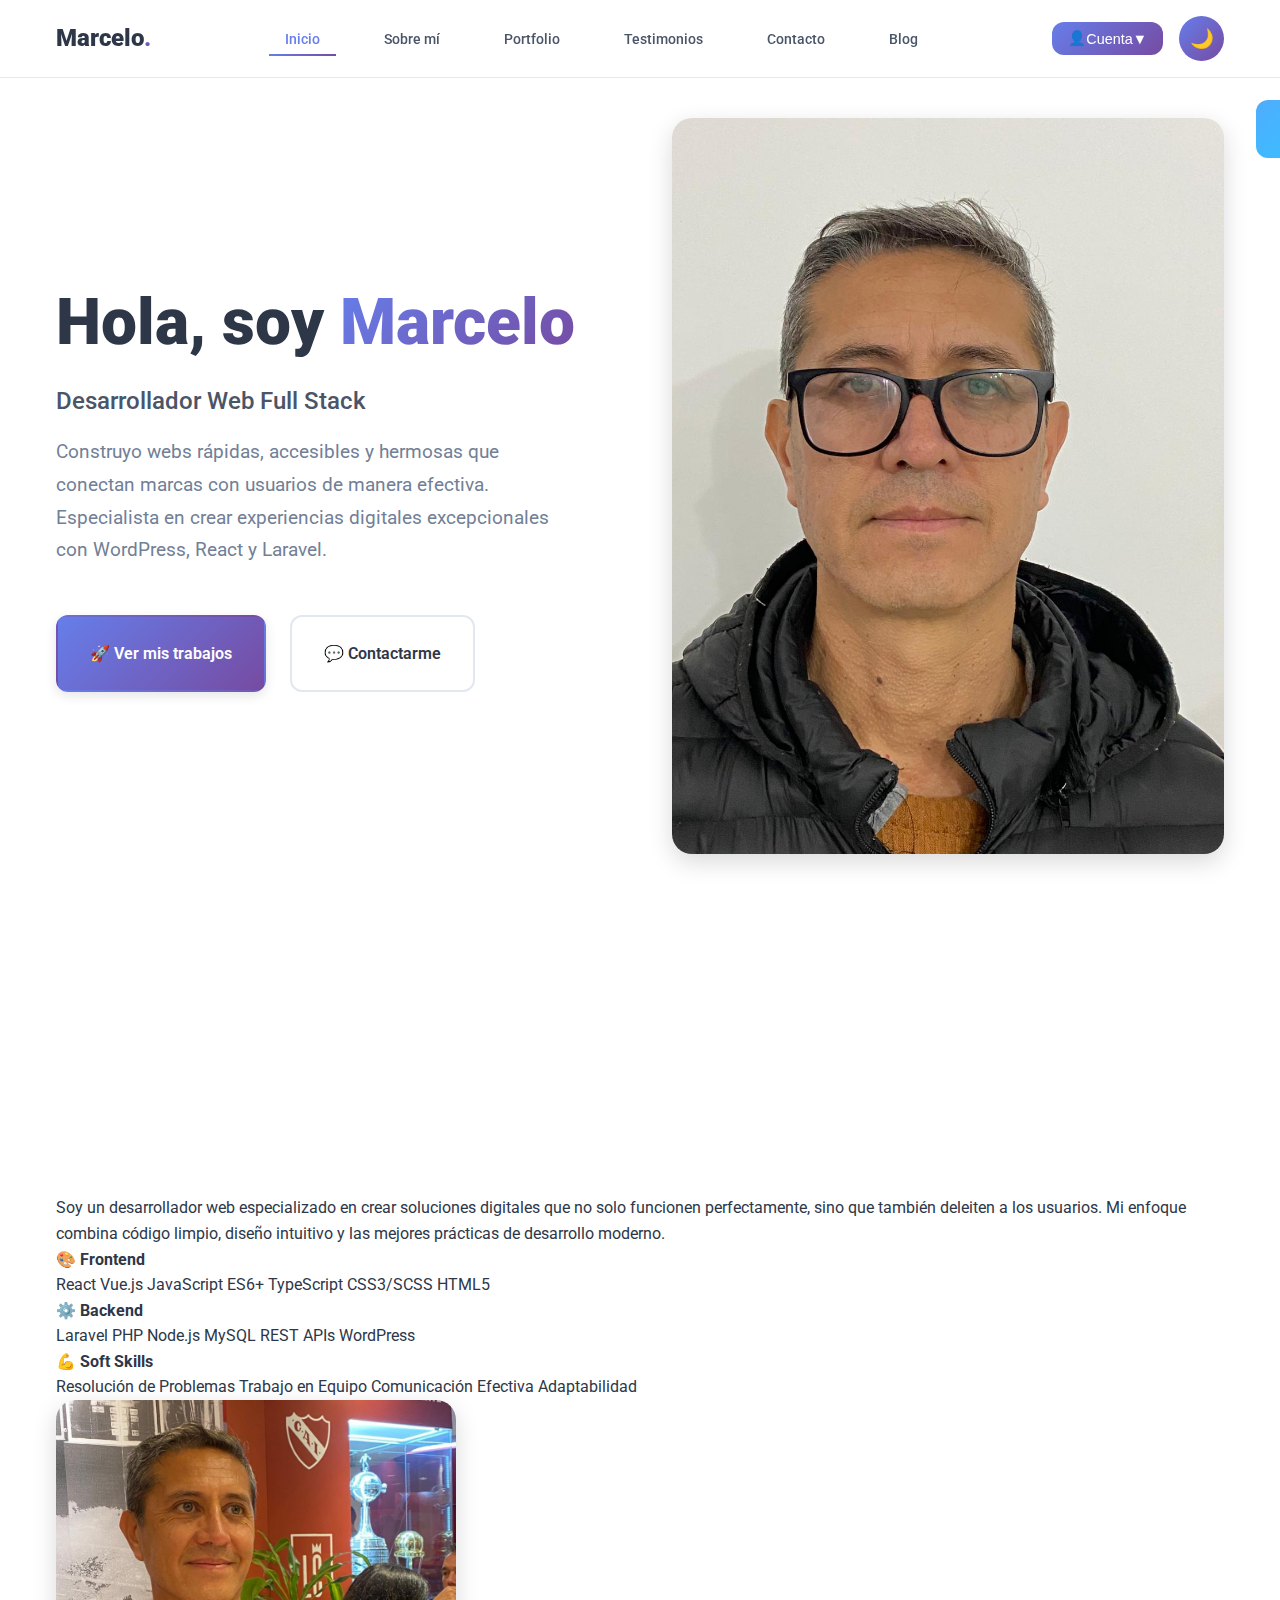
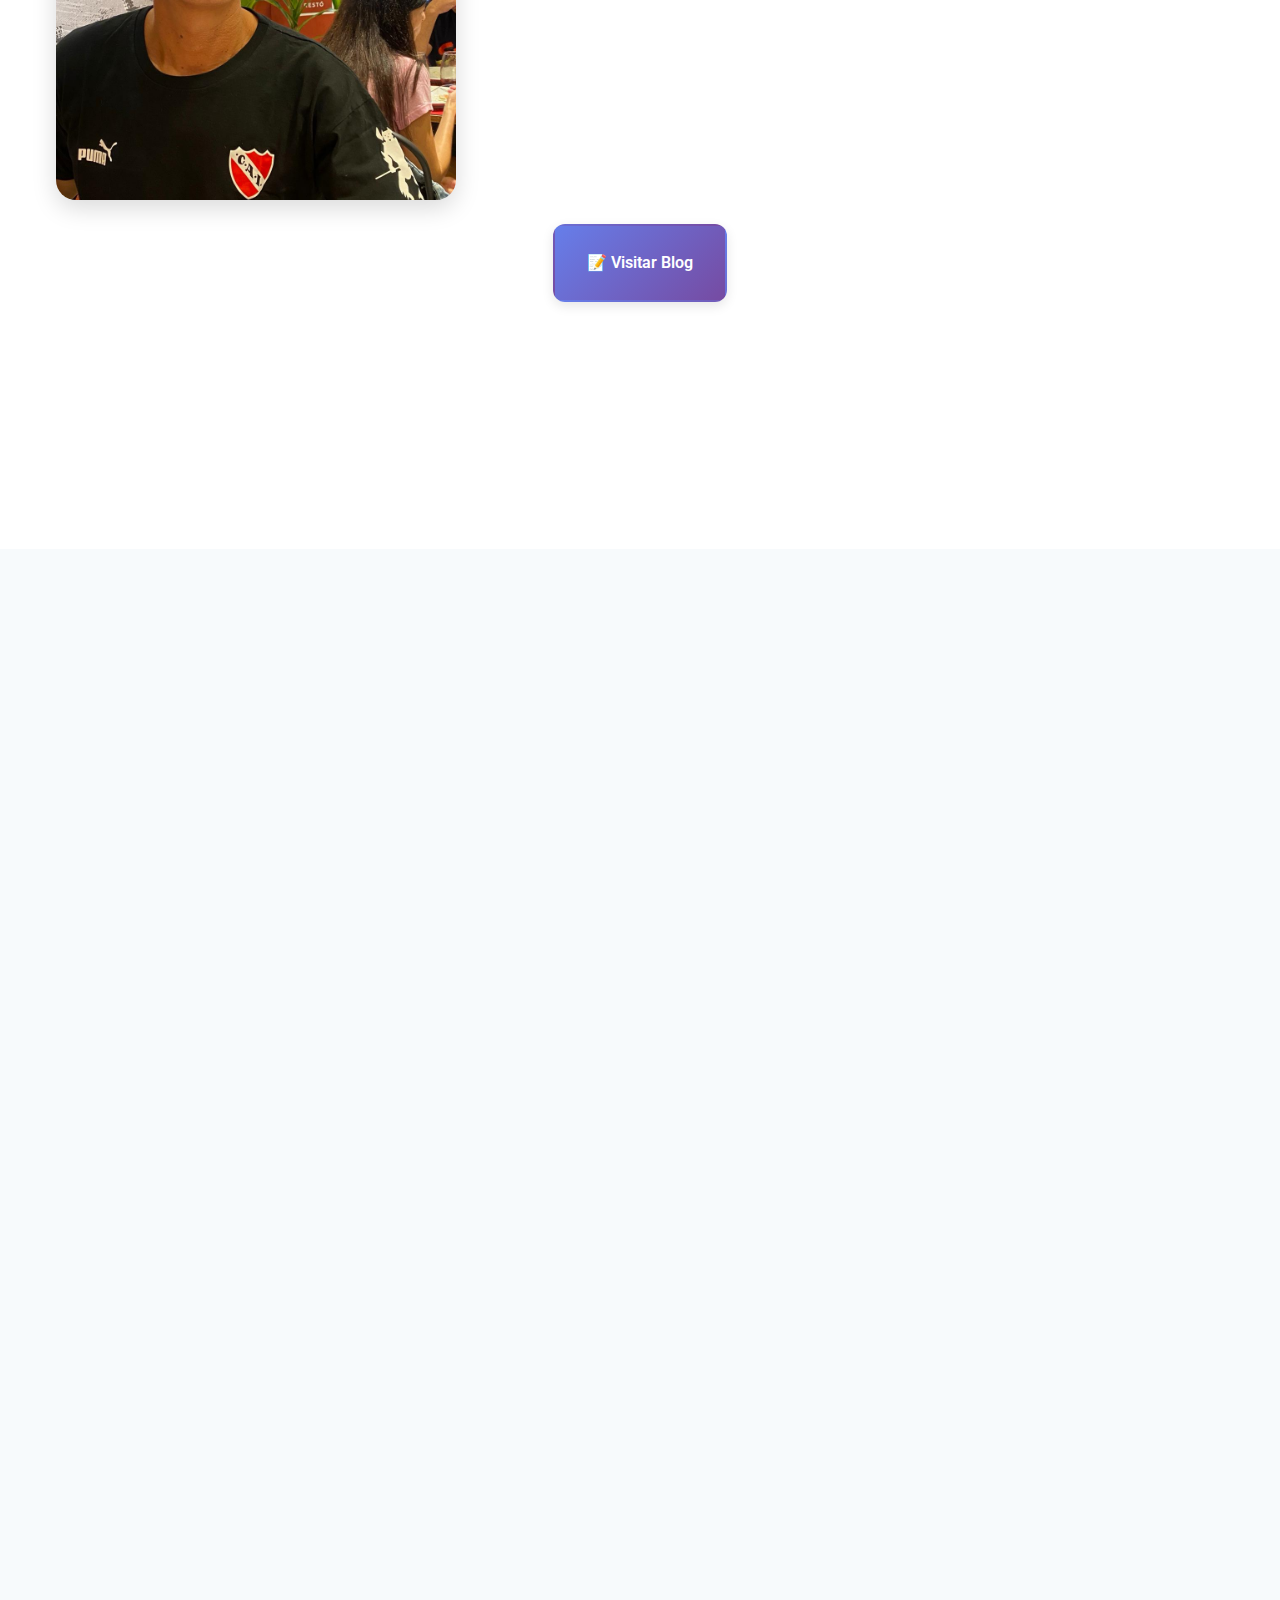
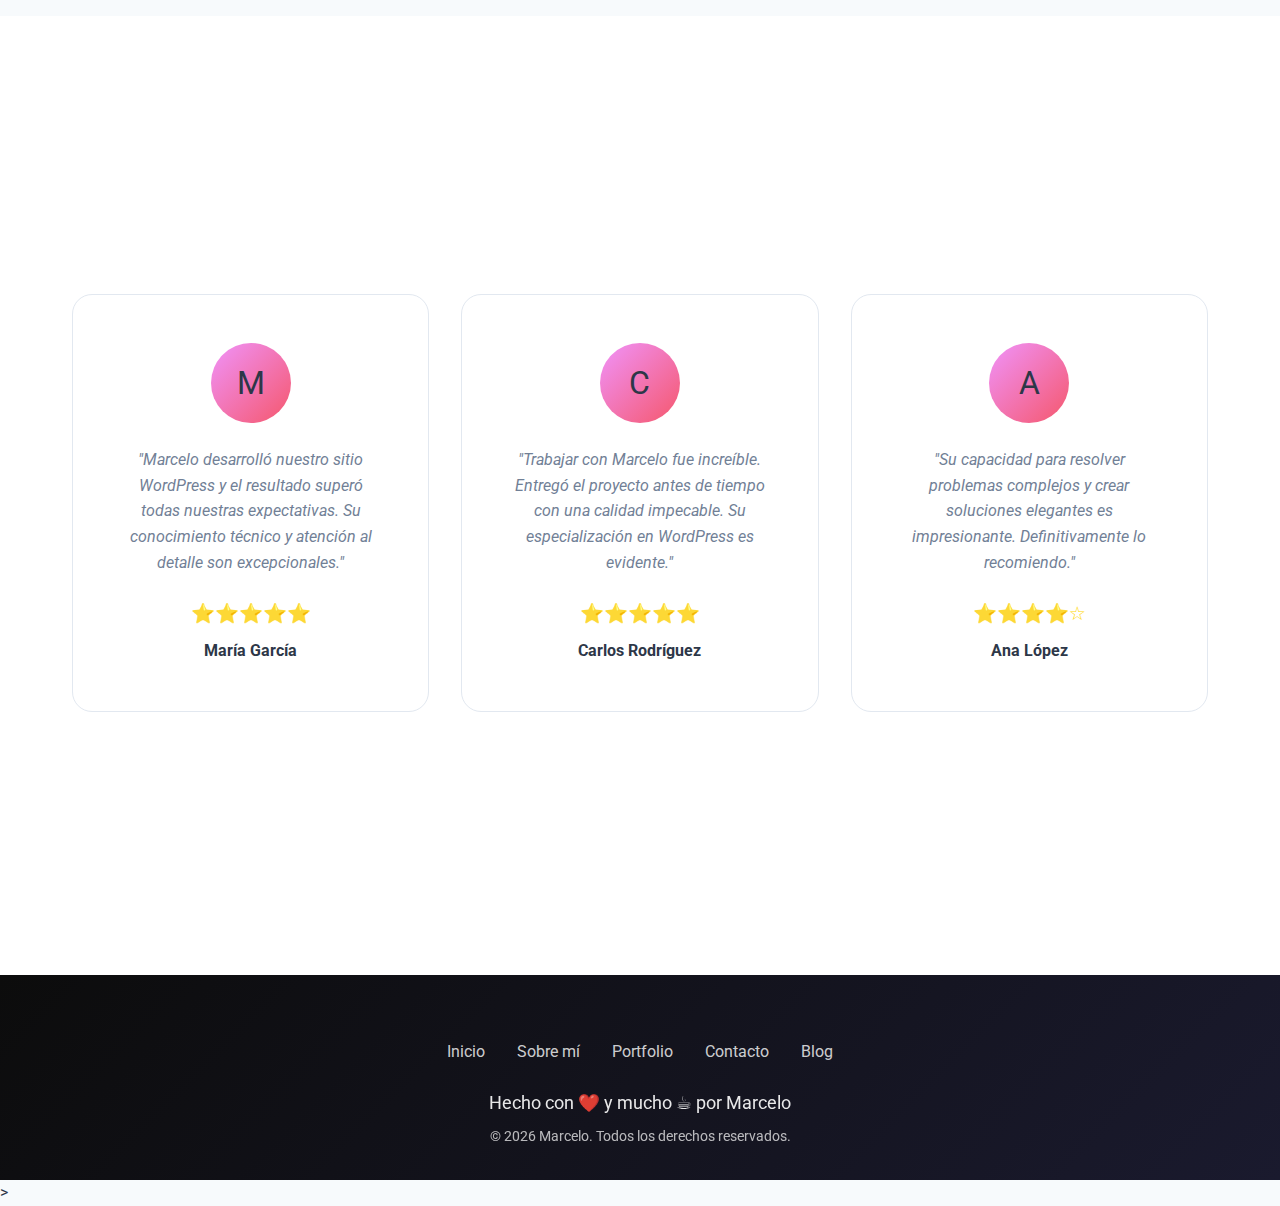
<file: index.html>
<!DOCTYPE html>
<html lang="es">
<head>
    <meta charset="UTF-8">
    <meta name="viewport" content="width=device-width, initial-scale=1.0">
    <title>Marcelo - Desarrollador Web Full Stack | Portfolio</title>
    <meta name="description" content="Portfolio de Marcelo, desarrollador web especializado en crear sitios rápidas, accesibles y hermosas. React, Laravel, WordPress.">
    
    <!-- Open Graph -->
    <meta property="og:title" content="Marcelo - Desarrollador Web Full Stack">
    <meta property="og:description" content="Construyo webs rápidas, accesibles y hermosas">
    <meta property="og:type" content="website">
    
    <!-- Favicon optimizado -->
    <link rel="icon" href="data:image/svg+xml,<svg xmlns='http://www.w3.org/2000/svg' viewBox='0 0 100 100'><text y='.9em' font-size='90'>💻</text></svg>">
    
    <!-- Google Fonts optimizado -->
    <link rel="preconnect" href="https://fonts.googleapis.com">
    <link rel="preconnect" href="https://fonts.gstatic.com" crossorigin>
    <link href="https://fonts.googleapis.com/css2?family=Roboto:wght@400;500;700;900&display=swap" rel="stylesheet">
    
    <!-- CSS Ultra Optimizado -->
    <style>
        :root {
            --primary: #667eea; --primary-dark: #4c63d2; --accent: #f093fb;
            --gradient-primary: linear-gradient(135deg, #667eea 0%, #764ba2 100%);
            --gradient-accent: linear-gradient(135deg, #f093fb 0%, #f5576c 100%);
            --text-primary: #2d3748; --text-secondary: #4a5568; --text-muted: #718096;
            --bg-main: #f7fafc; --bg-section: #ffffff; --bg-card: #ffffff;
            --border-light: #e2e8f0; --shadow-md: 0 4px 12px rgba(0,0,0,0.1);
            --shadow-lg: 0 8px 25px rgba(0,0,0,0.15); --shadow-glow: 0 0 30px rgba(102, 126, 234, 0.3);
            --spacing-sm: 0.5rem; --spacing-md: 1rem; --spacing-lg: 1.5rem; 
            --spacing-xl: 2rem; --spacing-2xl: 3rem; --spacing-3xl: 4rem;
            --border-radius: 12px; --border-radius-lg: 20px;
            --transition: all 0.3s cubic-bezier(0.4, 0, 0.2, 1);
        }
        [data-theme="dark"] {
            --text-primary: #f7fafc; --text-secondary: #e2e8f0; --text-muted: #a0aec0;
            --bg-main: #0f0f23; --bg-section: #16213e; --bg-card: #1a202c;
            --border-light: #2d3748; --shadow-glow: 0 0 30px rgba(102, 126, 234, 0.5);
        }

        * { margin: 0; padding: 0; box-sizing: border-box; }
        html { scroll-behavior: smooth; }
        body {
            font-family: 'Roboto', system-ui, sans-serif; line-height: 1.6;
            color: var(--text-primary); background: var(--bg-main);
            transition: var(--transition); overflow-x: hidden;
        }

        .container { max-width: 1200px; margin: 0 auto; padding: 0 var(--spacing-md); }

        /* Header */
        .header { position: fixed; top: 0; width: 100%; background: rgba(255, 255, 255, 0.95); backdrop-filter: blur(20px); z-index: 1000; border-bottom: 1px solid var(--border-light); transition: var(--transition); }
        .header.scrolled { box-shadow: var(--shadow-md); }
        [data-theme="dark"] .header { background: rgba(30, 41, 59, 0.95); border-bottom-color: var(--border-light); }
        .nav { display: flex; justify-content: space-between; align-items: center; padding: var(--spacing-sm) 0; }
        .logo { font-size: 1.5rem; font-weight: 900; color: var(--text-primary); text-decoration: none; transition: var(--transition); }
        .logo:hover { transform: scale(1.05); }
        .logo-dot { background: var(--gradient-primary); -webkit-background-clip: text; background-clip: text; -webkit-text-fill-color: transparent; background-clip: text; }
        .nav-links { display: flex; gap: var(--spacing-xl); list-style: none; align-items: center; }
        .nav-link { color: var(--text-secondary); text-decoration: none; font-weight: 500; padding: var(--spacing-sm) var(--spacing-md); border-radius: var(--border-radius); transition: var(--transition); position: relative; white-space: nowrap; font-size: 0.9rem; }
        .nav-link::before { content: ''; position: absolute; bottom: 0; left: 0; width: 0; height: 2px; background: var(--gradient-primary); transition: var(--transition); }
        .nav-link:hover, .nav-link.active { color: var(--primary); transform: translateY(-2px); }
        .nav-link:hover::before, .nav-link.active::before { width: 100%; }
        .nav-actions { display: flex; gap: var(--spacing-md); align-items: center; }
        .login-btn, .theme-toggle { background: var(--gradient-primary); color: white; border: none; padding: var(--spacing-sm) var(--spacing-lg); border-radius: var(--border-radius); cursor: pointer; transition: var(--transition); font-weight: 500; text-decoration: none; }
        .theme-toggle { width: 45px; height: 45px; border-radius: 50%; padding: 0; font-size: 1.2rem; }
        .login-btn:hover, .theme-toggle:hover { transform: translateY(-2px); box-shadow: var(--shadow-glow); }

        /* Login Dropdown */
        .login-dropdown { position: relative; display: inline-block; }
        .login-dropdown-btn { background: var(--gradient-primary); color: white; border: none; padding: var(--spacing-sm) var(--spacing-md); border-radius: var(--border-radius); cursor: pointer; transition: var(--transition); font-weight: 500; font-size: 0.9rem; display: flex; align-items: center; gap: var(--spacing-xs); }
        .login-dropdown-btn:hover { transform: translateY(-2px); box-shadow: var(--shadow-glow); }
        .login-dropdown-content { position: absolute; top: 100%; right: 0; background: var(--bg-card); border: 1px solid var(--border-light); border-radius: var(--border-radius); box-shadow: var(--shadow-lg); min-width: 180px; opacity: 0; visibility: hidden; transform: translateY(-10px); transition: var(--transition); z-index: 1001; }
        .login-dropdown.active .login-dropdown-content { opacity: 1; visibility: visible; transform: translateY(0); }
        .login-dropdown-item { display: block; width: 100%; padding: var(--spacing-md); border: none; background: none; color: var(--text-primary); text-decoration: none; transition: var(--transition); cursor: pointer; text-align: left; font-size: 0.9rem; }
        .login-dropdown-item:hover { background: var(--bg-main); }
        
        /* Auth y Modal styles */
        .user-menu { position: relative; display: none; }
        .user-avatar { width: 35px; height: 35px; border-radius: 50%; background: var(--gradient-primary); display: flex; align-items: center; justify-content: center; color: white; cursor: pointer; font-size: 0.9rem; }
        .dropdown { position: absolute; top: 100%; right: 0; background: var(--bg-card); border: 1px solid var(--border-light); border-radius: var(--border-radius); box-shadow: var(--shadow-lg); min-width: 200px; opacity: 0; visibility: hidden; transform: translateY(-10px); transition: var(--transition); }
        .dropdown.active { opacity: 1; visibility: visible; transform: translateY(0); }
        .dropdown-item { display: block; width: 100%; padding: var(--spacing-md); border: none; background: none; color: var(--text-primary); text-decoration: none; transition: var(--transition); cursor: pointer; }
        .dropdown-item:hover { background: var(--bg-main); }
        .modal { display: none; position: fixed; top: 0; left: 0; width: 100%; height: 100%; background: rgba(0, 0, 0, 0.8); z-index: 10000; backdrop-filter: blur(5px); }
        .modal.active { display: flex; align-items: center; justify-content: center; }
        .modal-content { background: var(--bg-card); padding: var(--spacing-2xl); border-radius: var(--border-radius-lg); max-width: 500px; width: 90%; box-shadow: var(--shadow-lg); position: relative; }
        .form-group { margin-bottom: var(--spacing-lg); }
        .form-label { display: block; margin-bottom: var(--spacing-sm); font-weight: 600; }
        .form-input { width: 100%; padding: var(--spacing-md); border: 2px solid var(--border-light); border-radius: var(--border-radius); font-size: 1rem; background: var(--bg-main); color: var(--text-primary); transition: var(--transition); }
        .form-input:focus { outline: none; border-color: var(--primary); box-shadow: 0 0 0 3px rgba(102, 126, 234, 0.1); }
        .modal-actions { display: flex; gap: var(--spacing-md); margin-top: var(--spacing-xl); }
        .modal-btn { flex: 1; padding: var(--spacing-md); border: none; border-radius: var(--border-radius); font-weight: 600; cursor: pointer; transition: var(--transition); }
        .modal-btn.primary { background: var(--gradient-primary); color: white; }
        .modal-btn.secondary { background: var(--bg-main); color: var(--text-primary); border: 2px solid var(--border-light); }
        .close-modal { position: absolute; top: var(--spacing-md); right: var(--spacing-md); background: none; border: none; font-size: 1.5rem; cursor: pointer; color: var(--text-muted); }
        .rating-input { display: flex; justify-content: center; gap: var(--spacing-sm); }
        .star-input { cursor: pointer; opacity: 0.3; transition: var(--transition); }
        .success-message { position: fixed; top: 100px; right: var(--spacing-lg); background: linear-gradient(135deg, #4facfe 0%, #00f2fe 100%); color: white; padding: var(--spacing-md) var(--spacing-lg); border-radius: var(--border-radius); z-index: 10001; transform: translateX(100%); transition: var(--transition); }
        .success-message.show { transform: translateX(0); }

        /* Botones */
        .btn { display: inline-flex; align-items: center; gap: var(--spacing-sm); padding: var(--spacing-lg) var(--spacing-xl); border-radius: var(--border-radius); text-decoration: none; font-weight: 600; transition: var(--transition); border: 2px solid transparent; position: relative; overflow: hidden; }
        .btn-primary { background: var(--gradient-primary); color: white; box-shadow: var(--shadow-md); }
        .btn-primary:hover { transform: translateY(-3px); box-shadow: var(--shadow-glow); }
        .btn-secondary { background: var(--bg-card); border: 2px solid var(--border-light); color: var(--text-primary); }
        .btn-secondary:hover { border-color: var(--primary); color: var(--primary); transform: translateY(-3px); }

        /* Hero */
        .hero { min-height: 100vh; display: flex; align-items: center; background: var(--bg-section); padding-top: 80px; position: relative; }
        .hero-content { display: grid; grid-template-columns: 1fr 1fr; gap: var(--spacing-3xl); align-items: center; }
        .hero-text h1 { font-size: 4rem; font-weight: 900; margin-bottom: var(--spacing-lg); line-height: 1.1; }
        .gradient-text { background: var(--gradient-primary); -webkit-background-clip: text; -webkit-text-fill-color: transparent; background-clip: text; }
        .hero-subtitle { font-size: 1.5rem; color: var(--text-secondary); margin-bottom: var(--spacing-md); font-weight: 500; }
        .hero-description { font-size: 1.2rem; color: var(--text-muted); margin-bottom: var(--spacing-2xl); max-width: 500px; line-height: 1.7; }
        .hero-buttons { display: flex; gap: var(--spacing-lg); flex-wrap: wrap; }
        .hero-visual { text-align: center; position: relative; }
        .hero-placeholder { width: 350px; height: 350px; background: var(--gradient-primary); border-radius: var(--border-radius-lg); display: flex; align-items: center; justify-content: center; margin: 0 auto; flex-direction: column; font-size: 5rem; color: white; box-shadow: var(--shadow-glow); }

        /* Secciones */
        .section { padding: var(--spacing-3xl) 0; background: var(--bg-section); }
        .section:nth-child(even) { background: var(--bg-main); }
        .section-header { text-align: center; margin-bottom: var(--spacing-3xl); }
        .section-title { font-size: 3rem; font-weight: 900; margin-bottom: var(--spacing-lg); position: relative; }
        .section-title::after { content: ''; position: absolute; bottom: -12px; left: 50%; transform: translateX(-50%); width: 80px; height: 4px; background: var(--gradient-primary); border-radius: 2px; }
        .section-subtitle { font-size: 1.3rem; color: var(--text-muted); max-width: 600px; margin: 0 auto; line-height: 1.6; }

        /* Portfolio */
        .portfolio-grid { display: grid; grid-template-columns: repeat(auto-fit, minmax(350px, 1fr)); gap: var(--spacing-2xl); }
        .portfolio-item { background: var(--bg-card); border-radius: var(--border-radius-lg); overflow: hidden; border: 1px solid var(--border-light); transition: var(--transition); }
        .portfolio-item:hover { transform: translateY(-8px); box-shadow: var(--shadow-lg); }
        .portfolio-image { height: 250px; background: var(--gradient-primary); display: flex; align-items: center; justify-content: center; font-size: 4rem; color: white; }
        .portfolio-content { padding: var(--spacing-xl); }

        /* Animaciones */
        .fade-in { opacity: 0; transform: translateY(30px); transition: all 0.6s ease; }
        .fade-in.visible { opacity: 1; transform: translateY(0); }
        .scale-in { opacity: 0; transform: scale(0.9); transition: all 0.6s ease; }
        .scale-in.visible { opacity: 1; transform: scale(1); }

        /* Footer */
        .footer { background: linear-gradient(135deg, #0c0c0c 0%, #1a1a2e 100%); color: white; padding: var(--spacing-3xl) 0 var(--spacing-xl); text-align: center; }

        /* Workflow Section */
        .workflow-grid { display: grid; grid-template-columns: repeat(auto-fit, minmax(300px, 1fr)); gap: var(--spacing-xl); margin-top: var(--spacing-2xl); }
        .workflow-step { background: var(--bg-card); padding: var(--spacing-2xl); border-radius: var(--border-radius-lg); border: 1px solid var(--border-light); text-align: center; position: relative; transition: var(--transition); }
        .workflow-step:hover { transform: translateY(-5px); box-shadow: var(--shadow-lg); }
        .workflow-number { position: absolute; top: -15px; left: 50%; transform: translateX(-50%); width: 40px; height: 40px; background: var(--gradient-primary); color: white; border-radius: 50%; display: flex; align-items: center; justify-content: center; font-weight: 700; font-size: 1.2rem; }
        .workflow-icon { font-size: 3rem; margin: var(--spacing-lg) 0; }
        .workflow-title { font-size: 1.3rem; font-weight: 700; margin-bottom: var(--spacing-md); color: var(--text-primary); }
        .workflow-description { color: var(--text-muted); line-height: 1.6; }

        /* Stack Tecnológico */
        .stack-content { display: grid; grid-template-columns: 1fr 1fr; gap: var(--spacing-3xl); }
        .stack-category { background: var(--bg-card); padding: var(--spacing-2xl); border-radius: var(--border-radius-lg); border: 1px solid var(--border-light); transition: var(--transition); position: relative; }
        .stack-category::before { content: ''; position: absolute; top: 0; left: 0; right: 0; height: 4px; background: var(--gradient-primary); }
        .stack-category:nth-child(2)::before { background: var(--gradient-accent); }
        .stack-category:hover { transform: translateY(-5px); box-shadow: var(--shadow-lg); }
        .tech-grid { display: grid; grid-template-columns: repeat(auto-fit, minmax(120px, 1fr)); gap: var(--spacing-lg); }
        .tech-item { text-align: center; padding: var(--spacing-lg); background: var(--bg-main); border-radius: var(--border-radius); border: 1px solid var(--border-light); transition: var(--transition); }
        .tech-item:hover { transform: translateY(-3px); box-shadow: var(--shadow-md); border-color: var(--primary); }

        /* Testimonios */
        .testimonials-grid { 
            display: grid; 
            grid-template-columns: repeat(auto-fit, minmax(300px, 1fr)); 
            gap: var(--spacing-xl); 
            max-height: 600px;
            overflow-y: auto;
            padding: var(--spacing-md);
            scroll-behavior: smooth;
        }
        .testimonials-grid::-webkit-scrollbar { width: 8px; }
        .testimonials-grid::-webkit-scrollbar-track { background: var(--bg-section); border-radius: 10px; }
        .testimonials-grid::-webkit-scrollbar-thumb { background: var(--primary); border-radius: 10px; }
        .testimonials-grid::-webkit-scrollbar-thumb:hover { background: var(--primary-dark); }
        .testimonial-card { background: var(--bg-card); padding: var(--spacing-2xl); border-radius: var(--border-radius-lg); border: 1px solid var(--border-light); transition: var(--transition); text-align: center; position: relative; }
        .testimonial-card:hover { transform: translateY(-5px); box-shadow: var(--shadow-lg); }
        .testimonial-card.user-own { border: 2px solid var(--primary); background: linear-gradient(135deg, var(--bg-card) 0%, rgba(102, 126, 234, 0.05) 100%); }
        .testimonial-card.user-own::before { content: "Tu testimonio"; position: absolute; top: -8px; left: 20px; background: var(--primary); color: white; padding: 4px 12px; border-radius: 20px; font-size: 0.75rem; font-weight: 600; }
        .testimonial-avatar { width: 80px; height: 80px; background: var(--gradient-accent); border-radius: 50%; display: flex; align-items: center; justify-content: center; margin: 0 auto var(--spacing-lg); font-size: 2rem; }

        /* Panel de Admin */
        .admin-panel { position: fixed; top: 0; left: 0; width: 100%; height: 100%; background: rgba(0, 0, 0, 0.9); z-index: 10000; display: none; padding: var(--spacing-xl); overflow-y: auto; }
        .admin-panel.active { display: block; }
        .admin-content { background: var(--bg-card); max-width: 1200px; margin: 0 auto; border-radius: var(--border-radius-lg); padding: var(--spacing-2xl); }
        .admin-header { display: flex; justify-content: space-between; align-items: center; margin-bottom: var(--spacing-2xl); border-bottom: 2px solid var(--border-light); padding-bottom: var(--spacing-lg); }
        .admin-title { font-size: 2rem; font-weight: 700; color: var(--text-primary); }
        .admin-stats { display: grid; grid-template-columns: repeat(auto-fit, minmax(200px, 1fr)); gap: var(--spacing-lg); margin-bottom: var(--spacing-2xl); }
        .stat-card { background: var(--gradient-primary); color: white; padding: var(--spacing-xl); border-radius: var(--border-radius); text-align: center; }
        .stat-number { font-size: 2.5rem; font-weight: 900; display: block; }
        .stat-label { font-size: 1rem; opacity: 0.9; }
        .admin-section { background: var(--bg-main); padding: var(--spacing-xl); border-radius: var(--border-radius); border: 1px solid var(--border-light); margin-bottom: var(--spacing-lg); }
        .admin-section h3 { margin-bottom: var(--spacing-lg); color: var(--text-primary); }
        .admin-item { display: flex; justify-content: space-between; align-items: center; padding: var(--spacing-md); border: 1px solid var(--border-light); border-radius: var(--border-radius); margin-bottom: var(--spacing-sm); background: var(--bg-card); }
        .admin-item-info { flex: 1; }
        .admin-item-actions { display: flex; gap: var(--spacing-sm); }

        /* Botones expandidos para secciones específicas */
        .btn-expanded { padding: var(--spacing-lg) var(--spacing-3xl); font-size: 1.1rem; min-width: 200px; }
        .section-cta { text-align: center; margin-top: var(--spacing-2xl); }
        
        /* Navegación mejorada */
        .nav { padding: var(--spacing-md) 0; }
        @media (max-width: 1200px) {
            .nav-links { gap: var(--spacing-xl); }
        }
        @media (max-width: 1024px) {
            .nav-links { gap: var(--spacing-lg); }
            .nav-link { padding: var(--spacing-sm) var(--spacing-md); font-size: 0.9rem; }
        }
        
        /* Botón hamburger para móviles */
        .mobile-menu-toggle {
            display: none;
            flex-direction: column;
            justify-content: space-around;
            width: 2rem;
            height: 2rem;
            background: transparent;
            border: none;
            cursor: pointer;
            padding: 0;
            z-index: 1001;
        }

        .hamburger-line {
            width: 2rem;
            height: 0.25rem;
            background: var(--text-primary);
            border-radius: 10px;
            transition: all 0.3s linear;
            position: relative;
            transform-origin: 1px;
        }

        .mobile-menu-toggle.active .hamburger-line:first-child {
            transform: rotate(45deg);
        }

        .mobile-menu-toggle.active .hamburger-line:nth-child(2) {
            opacity: 0;
            transform: translateX(20px);
        }

        .mobile-menu-toggle.active .hamburger-line:nth-child(3) {
            transform: rotate(-45deg);
        }
        
        /* Responsive */
        @media (max-width: 768px) {
            .mobile-menu-toggle { display: flex; }
            .nav-links { 
                display: none;
                position: absolute;
                top: 100%;
                left: 0;
                right: 0;
                background: var(--bg-section);
                flex-direction: column;
                gap: 0;
                padding: var(--spacing-lg);
                box-shadow: var(--shadow-lg);
                border-radius: 0 0 var(--border-radius-lg) var(--border-radius-lg);
            }
            .nav-links.active { display: flex; }
            .nav-links li { width: 100%; text-align: center; }
            .nav-link { 
                display: block; 
                padding: var(--spacing-md) 0; 
                border-bottom: 1px solid var(--border-light); 
            }
            .nav-link:hover { background: var(--bg-main); }
            .nav-actions { gap: var(--spacing-md); }
            .hero-content, .about-content, .stack-content { grid-template-columns: 1fr; gap: var(--spacing-xl); text-align: center; }
            .hero-text h1 { font-size: 2.8rem; }
            .section-title { font-size: 2.2rem; }
            .section { padding: var(--spacing-2xl) 0; }
            .portfolio-grid, .testimonials-grid, .workflow-grid { grid-template-columns: 1fr; }
            .hero-placeholder { width: 250px; height: 250px; }
            .btn-expanded { padding: var(--spacing-md) var(--spacing-xl); font-size: 1rem; min-width: 180px; }
        }

        [style*="-webkit-background-clip: text"] {
            -webkit-background-clip: text;
            background-clip: text;
        }
    </style>
</head>
<body>
    <!-- Header -->
    <header class="header" id="header">
        <div class="container">
            <nav class="nav">
                <a href="#home" class="logo">Marcelo<span class="logo-dot">.</span></a>
                
                <!-- Botón hamburger para móviles -->
                <button class="mobile-menu-toggle" id="mobileMenuToggle" aria-label="Abrir menú" aria-expanded="false">
                    <span class="hamburger-line"></span>
                    <span class="hamburger-line"></span>
                    <span class="hamburger-line"></span>
                </button>
                
                <ul class="nav-links" id="navLinks">
                    <li><a href="#home" class="nav-link active">Inicio</a></li>
                    <li><a href="#about" class="nav-link">Sobre mí</a></li>
                    <li><a href="#portfolio" class="nav-link">Portfolio</a></li>
                    <li><a href="#testimonials" class="nav-link">Testimonios</a></li>
                    <li><a href="#contact" class="nav-link">Contacto</a></li>
                    <li><a href="blog.html" class="nav-link">Blog</a></li>
                </ul>
                
                <div class="nav-actions">
                    <!-- Login Dropdown -->
                    <div class="login-dropdown" id="loginDropdown">
                        <button class="login-dropdown-btn" id="loginDropdownBtn">
                            👤 <span>Cuenta</span> ▼
                        </button>
                        <div class="login-dropdown-content" id="loginDropdownContent">
                            <a href="#" class="login-dropdown-item" id="loginOptionBtn">🔐 Iniciar Sesión</a>
                            <a href="#" class="login-dropdown-item" id="registerOptionBtn">📝 Registrarse</a>
                        </div>
                    </div>
                    
                    <!-- User Menu (when logged in) -->
                    <div class="user-menu" id="userMenu">
                        <div class="user-avatar" id="userAvatar">M</div>
                        <div class="dropdown" id="userDropdown">
                            <a href="#" class="dropdown-item" id="profileBtn">👤 Mi Perfil</a>
                            <a href="#" class="dropdown-item" id="reviewBtn">⭐ Dejar Reseña</a>
                            <div class="dropdown-item" id="adminPanelBtn" style="display: none;">👑 Panel Admin</div>
                            <div class="dropdown-item" id="logoutBtn">🚪 Cerrar Sesión</div>
                        </div>
                    </div>
                    
                    <button class="theme-toggle" id="themeToggle">🌙</button>
                </div>
            </nav>
        </div>
    </header>

    <!-- Hero Section -->
    <section id="home" class="hero">
        <div class="container">
            <div class="hero-content">
                <div class="hero-text fade-in">
                    <h1>Hola, soy <span class="gradient-text">Marcelo</span></h1>
                    <p class="hero-subtitle">Desarrollador Web Full Stack</p>
                    <p class="hero-description">
                        Construyo webs rápidas, accesibles y hermosas que conectan marcas con usuarios de manera efectiva. 
                        Especialista en crear experiencias digitales excepcionales con WordPress, React y Laravel.
                    </p>
                    <div class="hero-buttons">
                        <a href="#portfolio" class="btn btn-primary">🚀 Ver mis trabajos</a>
                        <a href="#contact" class="btn btn-secondary">💬 Contactarme</a>
                    </div>
                </div>
                
                <div class="hero-visual">
                    <div class="hero-image">
                        <img src="Imagenes de marcelo/Marcelo-banner.jpg" alt="Marcelo - Desarrollador Web Full Stack" 
                             style="width: 100%; height: 100%; object-fit: cover; border-radius: var(--border-radius-lg); box-shadow: var(--shadow-lg);">
                    </div>
                </div>
            </div>
        </div>
    </section>

    <!-- About Section -->
    <section id="about" class="section">
        <div class="container">
            <div class="section-header fade-in">
                <h2 class="section-title">Sobre mí</h2>
                <p class="section-subtitle">Desarrollador apasionado por crear experiencias web excepcionales</p>
            </div>
            
            <div class="about-content">
                <div class="slide-in-left">
                    <p class="about-text">
                        Soy un desarrollador web especializado en crear soluciones digitales que no solo funcionen perfectamente, 
                        sino que también deleiten a los usuarios. Mi enfoque combina código limpio, diseño intuitivo y 
                        las mejores prácticas de desarrollo moderno.
                    </p>
                    
                    <div class="skills-grid">
                        <div class="skill-category">
                            <h4>🎨 Frontend</h4>
                            <div class="skill-tags">
                                <span class="skill-tag">React</span>
                                <span class="skill-tag">Vue.js</span>
                                <span class="skill-tag">JavaScript ES6+</span>
                                <span class="skill-tag">TypeScript</span>
                                <span class="skill-tag">CSS3/SCSS</span>
                                <span class="skill-tag">HTML5</span>
                            </div>
                        </div>
                        
                        <div class="skill-category">
                            <h4>⚙️ Backend</h4>
                            <div class="skill-tags">
                                <span class="skill-tag">Laravel</span>
                                <span class="skill-tag">PHP</span>
                                <span class="skill-tag">Node.js</span>
                                <span class="skill-tag">MySQL</span>
                                <span class="skill-tag">REST APIs</span>
                                <span class="skill-tag">WordPress</span>
                            </div>
                        </div>
                        
                        <div class="skill-category">
                            <h4>💪 Soft Skills</h4>
                            <div class="skill-tags">
                                <span class="skill-tag">Resolución de Problemas</span>
                                <span class="skill-tag">Trabajo en Equipo</span>
                                <span class="skill-tag">Comunicación Efectiva</span>
                                <span class="skill-tag">Adaptabilidad</span>
                            </div>
                        </div>
                    </div>
                </div>
                
                <div class="slide-in-right">
                    <div class="about-image" style="width: 100%; max-width: 400px; height: 400px;">
                        <img src="Imagenes de marcelo/Marcelo-Quien-Soy.jpg" alt="Marcelo - Sobre mi" 
                             style="width: 100%; height: 100%; object-fit: cover; border-radius: var(--border-radius-lg); box-shadow: var(--shadow-lg);">
                    </div>
                    <div style="text-align: center; margin-top: var(--spacing-lg);">
                        <a href="blog.html" class="btn btn-primary">📝 Visitar Blog</a>
                    </div>
                </div>
            </div>
            
            <!-- CTA de sección Sobre mí -->
            <div class="section-cta fade-in">
                <p style="font-size: 1.2rem; color: var(--text-muted); margin-bottom: var(--spacing-lg);">
                    ¿Quieres saber más sobre mi experiencia y proyectos?
                </p>
                <a href="#workflow" class="btn btn-primary btn-expanded">📋 Ver mi metodología de trabajo</a>
            </div>
        </div>
    </section>

    <!-- Portfolio Section -->
    <section id="portfolio" class="section">
        <div class="container">
            <div class="section-header fade-in">
                <h2 class="section-title">Portfolio</h2>
                <p class="section-subtitle">Proyectos destacados que demuestran mi experiencia</p>
            </div>
            
            <div class="portfolio-grid">
                <div class="portfolio-item scale-in">
                    <div class="portfolio-image">📋</div>
                    <div class="portfolio-content">
                        <h3 style="font-size: 1.4rem; font-weight: 700; margin-bottom: var(--spacing-sm);">Dashboard Profesional</h3>
                        <p style="color: var(--text-muted); margin-bottom: var(--spacing-lg);">
                            Sistema de gestión veterinaria completo con dashboard administrativo, 
                            gestión de clientes, citas y reportes.
                        </p>
                        <div style="display: flex; flex-wrap: wrap; gap: var(--spacing-sm); margin-bottom: var(--spacing-lg);">
                            <span style="background: var(--primary); color: white; padding: 4px 8px; border-radius: 12px; font-size: 0.8rem;">HTML5</span>
                            <span style="background: var(--primary); color: white; padding: 4px 8px; border-radius: 12px; font-size: 0.8rem;">CSS3</span>
                            <span style="background: var(--primary); color: white; padding: 4px 8px; border-radius: 12px; font-size: 0.8rem;">JavaScript</span>
                        </div>
                        <div style="display: flex; gap: var(--spacing-md);">
                            <a href="Webs/Dashboard profecional/vetgestion-html/index.html" target="_blank" class="btn btn-primary" style="flex: 1; text-align: center; padding: var(--spacing-sm);">🌐 Ver Proyecto</a>
                        </div>
                    </div>
                </div>
                
                <div class="portfolio-item scale-in">
                    <div class="portfolio-image">🛒</div>
                    <div class="portfolio-content">
                        <h3 style="font-size: 1.4rem; font-weight: 700; margin-bottom: var(--spacing-sm);">E-commerce Completo</h3>
                        <p style="color: var(--text-muted); margin-bottom: var(--spacing-lg);">
                            Tienda online completa con carrito de compras, gestión de productos, 
                            sistema de pagos y panel administrativo.
                        </p>
                        <div style="display: flex; flex-wrap: wrap; gap: var(--spacing-sm); margin-bottom: var(--spacing-lg);">
                            <span style="background: var(--primary); color: white; padding: 4px 8px; border-radius: 12px; font-size: 0.8rem;">HTML5</span>
                            <span style="background: var(--primary); color: white; padding: 4px 8px; border-radius: 12px; font-size: 0.8rem;">CSS3</span>
                            <span style="background: var(--primary); color: white; padding: 4px 8px; border-radius: 12px; font-size: 0.8rem;">JavaScript</span>
                        </div>
                        <div style="display: flex; gap: var(--spacing-md);">
                            <a href="Webs/e-comerce/index.html" target="_blank" class="btn btn-primary" style="flex: 1; text-align: center; padding: var(--spacing-sm);">🌐 Ver Proyecto</a>
                        </div>
                    </div>
                </div>
                
                <div class="portfolio-item scale-in">
                    <div class="portfolio-image">🎨</div>
                    <div class="portfolio-content">
                        <h3 style="font-size: 1.4rem; font-weight: 700; margin-bottom: var(--spacing-sm);">Web Corporativa</h3>
                        <p style="color: var(--text-muted); margin-bottom: var(--spacing-lg);">
                            Sitio web empresarial con CMS personalizado y optimización SEO avanzada.
                        </p>
                        <div style="display: flex; flex-wrap: wrap; gap: var(--spacing-sm); margin-bottom: var(--spacing-lg);">
                            <span style="background: var(--primary); color: white; padding: 4px 8px; border-radius: 12px; font-size: 0.8rem;">WordPress</span>
                            <span style="background: var(--primary); color: white; padding: 4px 8px; border-radius: 12px; font-size: 0.8rem;">SEO</span>
                        </div>
                        <div style="display: flex; gap: var(--spacing-md);">
                            <a href="#" class="btn btn-primary" style="flex: 1; text-align: center; padding: var(--spacing-sm);">🚧 Próximamente</a>
                        </div>
                    </div>
                </div>
            </div>
            
            <!-- CTA de sección Portfolio -->
            <div class="section-cta fade-in">
                <p style="font-size: 1.2rem; color: var(--text-muted); margin-bottom: var(--spacing-lg);">
                    ¿Interesado en cómo desarrollo estos proyectos?
                </p>
                <a href="#workflow" class="btn btn-primary btn-expanded">🔧 Conoce mi metodología</a>
            </div>
        </div>
    </section>

    <!-- Nueva Sección: Cómo Trabajo -->

    <section id="testimonials" class="section">
        <div class="container">
            <div class="section-header fade-in">
                <h2 class="section-title">Testimonios</h2>
                <p class="section-subtitle">Lo que dicen mis clientes sobre mi trabajo</p>
            </div>
            
            <div class="testimonials-grid" id="testimonialsContainer">
                <!-- Los testimonios se cargarán dinámicamente -->
            </div>
            
            <div style="text-align: center; margin-top: var(--spacing-2xl);">
                <button class="btn btn-primary" id="addTestimonialBtn" style="display: none;">
                    ⭐ Agregar Testimonio
                </button>
            </div>
            
            <!-- CTA de sección Testimonios -->
            <div class="section-cta fade-in">
                <p style="font-size: 1.2rem; color: var(--text-muted); margin-bottom: var(--spacing-lg);">
                    ¿Listo para crear algo increíble juntos?
                </p>
                <a href="#contact" class="btn btn-primary btn-expanded">💬 Hablemos de tu proyecto</a>
            </div>
        </div>
    </section>

  

    <!-- Footer -->
    <footer class="footer">
        <div class="container">
            <div style="display: flex; justify-content: center; gap: var(--spacing-xl); margin-bottom: var(--spacing-lg); flex-wrap: wrap;">
                <a href="#home" style="color: rgba(255, 255, 255, 0.8); text-decoration: none; transition: var(--transition);">Inicio</a>
                <a href="#about" style="color: rgba(255, 255, 255, 0.8); text-decoration: none; transition: var(--transition);">Sobre mí</a>
                <a href="#portfolio" style="color: rgba(255, 255, 255, 0.8); text-decoration: none; transition: var(--transition);">Portfolio</a>
                <a href="#contact" style="color: rgba(255, 255, 255, 0.8); text-decoration: none; transition: var(--transition);">Contacto</a>
                <a href="blog.html" style="color: rgba(255, 255, 255, 0.8); text-decoration: none; transition: var(--transition);">Blog</a>
            </div>
            <p style="font-size: 1.1rem; margin-bottom: var(--spacing-sm); opacity: 0.9;">
                Hecho con ❤️ y mucho ☕ por Marcelo
            </p>
            <p style="opacity: 0.7; font-size: 0.9rem;">
                &copy; <span id="currentYear">2024</span> Marcelo. Todos los derechos reservados.
            </p>
        </div>
    </footer>

    <!-- Panel de Administrador COMPLETO -->
    <div class="admin-panel" id="adminPanel">
        <div class="admin-content">
            <div class="admin-header">
                <h2 class="admin-title">👑 Panel de Administración</h2>
                <button class="btn btn-secondary" id="closeAdminPanel">✕ Cerrar</button>
            </div>
            
            <div class="admin-stats">
                <div class="stat-card">
                    <span class="stat-number" id="totalUsers">0</span>
                    <span class="stat-label">Usuarios Registrados</span>
                </div>
                <div class="stat-card">
                    <span class="stat-number" id="totalTestimonials">0</span>
                    <span class="stat-label">Testimonios</span>
                </div>
                <div class="stat-card">
                    <span class="stat-number" id="avgRating">0</span>
                    <span class="stat-label">Rating Promedio</span>
                </div>
                <div class="stat-card">
                    <span class="stat-number" id="todayVisits">127</span>
                    <span class="stat-label">Visitas Hoy</span>
                </div>
            </div>
            
            <div class="admin-section">
                <h3>🗂️ Gestión de Testimonios</h3>
                <div id="adminTestimonialsList">
                    <!-- Lista de testimonios para admin -->
                </div>
                <button class="btn btn-primary" id="exportTestimonials" style="margin-top: var(--spacing-md);">📥 Exportar Testimonios</button>
            </div>
            
            <div class="admin-section">
                <h3>👥 Usuarios Registrados</h3>
                <div id="adminUsersList">
                    <!-- Lista de usuarios para admin -->
                </div>
                <button class="btn btn-primary" id="exportUsers" style="margin-top: var(--spacing-md);">📥 Exportar Usuarios</button>
            </div>
            
            <div class="admin-section">
                <h3>⚙️ Configuraciones del Sitio</h3>
                <div style="display: grid; grid-template-columns: repeat(auto-fit, minmax(200px, 1fr)); gap: var(--spacing-lg);">
                    <button class="btn btn-secondary" id="clearCache">🗑️ Limpiar Cache</button>
                    <button class="btn btn-secondary" id="backupData">💾 Backup Datos</button>
                    <button class="btn btn-secondary" id="resetDemo">🔄 Reset Demo</button>
                    <button class="btn btn-secondary" id="maintenanceMode">🚧 Modo Mantenimiento</button>
                </div>
            </div>
        </div>
    </div>

    <!-- Modales -->
    <div class="modal" id="authModal">
        <div class="modal-content">
            <button class="close-modal" id="closeModal">&times;</button>
            <div style="text-align: center; margin-bottom: var(--spacing-xl);">
                <h3 id="modalTitle" style="font-size: 1.5rem; font-weight: 700; color: var(--text-primary);">Iniciar Sesión</h3>
            </div>
            <form id="authForm">
                <div class="form-group">
                    <label class="form-label" for="email">Email</label>
                    <input type="email" class="form-input" id="email" required>
                </div>
                <div class="form-group">
                    <label class="form-label" for="password">Contraseña</label>
                    <input type="password" class="form-input" id="password" required>
                </div>
                <div class="form-group" id="nameGroup" style="display: none;">
                    <label class="form-label" for="name">Nombre</label>
                    <input type="text" class="form-input" id="name">
                </div>
                <div class="modal-actions">
                    <button type="submit" class="modal-btn primary" id="authSubmit">Iniciar Sesión</button>
                    <button type="button" class="modal-btn secondary" id="toggleAuth">Registrarse</button>
                </div>
            </form>
        </div>
    </div>

    <div class="modal" id="testimonialModal">
        <div class="modal-content">
            <button class="close-modal" id="closeTestimonial">&times;</button>
            <div style="text-align: center; margin-bottom: var(--spacing-xl);">
                <h3 style="font-size: 1.5rem; font-weight: 700; color: var(--text-primary);">Agregar Testimonio</h3>
            </div>
            <form id="testimonialForm">
                <div class="form-group">
                    <label class="form-label">Calificación</label>
                    <div class="rating-input" id="ratingInput">
                        <span class="star-input" data-rating="1">⭐</span>
                        <span class="star-input" data-rating="2">⭐</span>
                        <span class="star-input" data-rating="3">⭐</span>
                        <span class="star-input" data-rating="4">⭐</span>
                        <span class="star-input" data-rating="5">⭐</span>
                    </div>
                </div>
                <div class="form-group">
                    <label class="form-label" for="testimonialText">Tu experiencia</label>
                    <textarea class="form-input" id="testimonialText" rows="4" placeholder="Cuéntanos sobre tu experiencia..." required></textarea>
                </div>
                <div class="modal-actions">
                    <button type="submit" class="modal-btn primary">Enviar Testimonio</button>
                    <button type="button" class="modal-btn secondary" id="cancelTestimonial">Cancelar</button>
                </div>
            </form>
        </div>
    </div>

    <div class="success-message" id="successMessage">✅ Acción completada correctamente</div>
    <div>>
    <!-- Blog Section -->
    <!-- Sección de blog eliminada -->

    <!-- JavaScript COMPLETO -->
    <script>
        // Variables globales
        let currentUser = null;
        let isLoggedIn = false;
        let currentRating = 0;
        
        const adminCredentials = {
            email: 'benjaminroccoherrera@gmail.com',
            password: 'BenjaMarcePau',
            name: 'Benjamin Rocco',
            role: 'admin'
        };

        // DOM helpers
        const $ = id => document.getElementById(id);
        const $$ = selector => document.querySelectorAll(selector);

        // Inicialización
        document.addEventListener('DOMContentLoaded', () => {
            $('currentYear').textContent = new Date().getFullYear();
            
            initTheme();
            initScrollAnimations();
            initNavigation();
            initAuth();
            initTestimonials();
            checkExistingSession();
            
            // Forzar carga de testimonios después de un pequeño delay
            setTimeout(() => {
                loadTestimonials();
                console.log('Testimonios forzados a cargar');
            }, 1000);
            
            console.log('Portfolio cargado correctamente');
        });

        // Gestión de temas
        function initTheme() {
            const currentTheme = localStorage.getItem('theme') || 'light';
            document.documentElement.setAttribute('data-theme', currentTheme);
            $('themeToggle').textContent = currentTheme === 'dark' ? '☀️' : '🌙';

            $('themeToggle').addEventListener('click', () => {
                const theme = document.documentElement.getAttribute('data-theme');
                const newTheme = theme === 'dark' ? 'light' : 'dark';
                
                document.documentElement.setAttribute('data-theme', newTheme);
                localStorage.setItem('theme', newTheme);
                $('themeToggle').textContent = newTheme === 'dark' ? '☀️' : '🌙';
                
                showSuccessMessage('Tema cambiado');
            });
        }

        // Animaciones de scroll
        function initScrollAnimations() {
            const observer = new IntersectionObserver(entries => {
                entries.forEach(entry => {
                    if (entry.isIntersecting) {
                        entry.target.classList.add('visible');
                    }
                });
            }, { threshold: 0.1, rootMargin: '0px 0px -50px 0px' });

            $$('.fade-in, .slide-in-left, .slide-in-right, .scale-in').forEach(el => observer.observe(el));

            // Header scroll effect
            let ticking = false;
            window.addEventListener('scroll', () => {
                if (!ticking) {
                    requestAnimationFrame(() => {
                        $('header').classList.toggle('scrolled', window.scrollY > 100);
                        ticking = false;
                    });
                    ticking = true;
                }
            });
        }

        // Navegación
        function initNavigation() {
            $$('a[href^="#"]').forEach(anchor => {
                anchor.addEventListener('click', function (e) {
                    e.preventDefault();
                    const target = document.querySelector(this.getAttribute('href'));
                    if (target) {
                        target.scrollIntoView({ behavior: 'smooth', block: 'start' });
                    }
                });
            });

            // Active navigation
            const sections = $$('section[id]');
            const navLinks = $$('.nav-link');
            
            const updateActiveNav = () => {
                let activeSection = '';
                sections.forEach(section => {
                    const rect = section.getBoundingClientRect();
                    if (rect.top <= 100 && rect.bottom >= 100) {
                        activeSection = section.getAttribute('id');
                    }
                });

                navLinks.forEach(link => {
                    link.classList.toggle('active', link.getAttribute('href') === `#${activeSection}`);
                });
            };
            
            let navTicking = false;
            window.addEventListener('scroll', () => {
                if (!navTicking) {
                    requestAnimationFrame(() => {
                        updateActiveNav();
                        navTicking = false;
                    });
                    navTicking = true;
                }
            });
        }

        // Sistema de autenticación
        function initAuth() {
            // Login Dropdown
            const loginDropdown = $('loginDropdown');
            const loginDropdownBtn = $('loginDropdownBtn');
            const loginDropdownContent = $('loginDropdownContent');
            
            loginDropdownBtn.addEventListener('click', (e) => {
                e.stopPropagation();
                loginDropdown.classList.toggle('active');
            });
            
            $('loginOptionBtn').addEventListener('click', () => {
                loginDropdown.classList.remove('active');
                openAuthModal();
            });
            
            $('registerOptionBtn').addEventListener('click', () => {
                loginDropdown.classList.remove('active');
                openAuthModal();
                toggleAuthMode(); // Cambiar a modo registro
            });
            
            $('closeModal').addEventListener('click', closeAuthModal);
            $('toggleAuth').addEventListener('click', toggleAuthMode);
            $('authForm').addEventListener('submit', handleAuth);
            
            const userAvatar = $('userAvatar');
            const userDropdown = $('userDropdown');
            
            if (userAvatar) {
                userAvatar.addEventListener('click', () => userDropdown.classList.toggle('active'));
            }
            
            $('logoutBtn').addEventListener('click', logout);
            $('profileBtn').addEventListener('click', () => alert('Funcionalidad de perfil en desarrollo'));
            $('reviewBtn').addEventListener('click', openTestimonialModal);
            $('adminPanelBtn').addEventListener('click', openAdminPanel);
            
            document.addEventListener('click', e => {
                // Cerrar dropdown de login
                if (!loginDropdown.contains(e.target)) {
                    loginDropdown.classList.remove('active');
                }
                // Cerrar dropdown de usuario
                if (!$('userMenu').contains(e.target)) {
                    userDropdown.classList.remove('active');
                }
            });
        }

        function openAuthModal() { $('authModal').classList.add('active'); }
        function closeAuthModal() { 
            $('authModal').classList.remove('active'); 
            resetAuthForm();
        }

        function toggleAuthMode() {
            const nameGroup = $('nameGroup');
            const isLogin = nameGroup.style.display === 'none';
            
            nameGroup.style.display = isLogin ? 'block' : 'none';
            $('toggleAuth').textContent = isLogin ? 'Iniciar Sesión' : 'Registrarse';
            $('authSubmit').textContent = isLogin ? 'Registrarse' : 'Iniciar Sesión';
            $('modalTitle').textContent = isLogin ? 'Registrarse' : 'Iniciar Sesión';
        }

        function handleAuth(e) {
            e.preventDefault();
            const email = $('email').value;
            const password = $('password').value;
            const name = $('name').value;
            const isRegister = $('nameGroup').style.display !== 'none';

            isRegister ? register(email, password, name) : login(email, password);
        }

        function login(email, password) {
            if (email === adminCredentials.email && password === adminCredentials.password) {
                currentUser = adminCredentials;
                isLoggedIn = true;
                showAdminInterface();
                closeAuthModal();
                showSuccessMessage('¡Bienvenido Administrador!');
                saveSession();
                return;
            }

            const users = JSON.parse(localStorage.getItem('users') || '[]');
            const user = users.find(u => u.email === email && u.password === password);
            
            if (user) {
                currentUser = user;
                isLoggedIn = true;
                showUserInterface();
                closeAuthModal();
                showSuccessMessage(`¡Bienvenido ${user.name}!`);
                saveSession();
            } else {
                alert('Credenciales incorrectas');
            }
        }

        function register(email, password, name) {
            const users = JSON.parse(localStorage.getItem('users') || '[]');
            
            if (users.find(u => u.email === email)) {
                alert('El email ya está registrado');
                return;
            }

            const newUser = {
                id: Date.now(),
                email, password, name,
                role: 'user',
                avatar: name.charAt(0).toUpperCase(),
                hasReviewed: false
            };

            users.push(newUser);
            localStorage.setItem('users', JSON.stringify(users));
            
            currentUser = newUser;
            isLoggedIn = true;
            showUserInterface();
            closeAuthModal();
            showSuccessMessage('¡Registro exitoso!');
            saveSession();
        }

        function logout() {
            currentUser = null;
            isLoggedIn = false;
            localStorage.removeItem('currentSession');
            
            $('loginDropdown').style.display = 'block';
            $('userMenu').style.display = 'none';
            $('userDropdown').classList.remove('active');
            
            updateTestimonialButton();
            showSuccessMessage('Sesión cerrada');
        }

        function saveSession() {
            localStorage.setItem('currentSession', JSON.stringify(currentUser));
        }

        function checkExistingSession() {
            const session = localStorage.getItem('currentSession');
            if (session) {
                currentUser = JSON.parse(session);
                isLoggedIn = true;
                currentUser.role === 'admin' ? showAdminInterface() : showUserInterface();
            }
        }

        function showUserInterface() {
            $('loginDropdown').style.display = 'none';
            $('userMenu').style.display = 'block';
            $('userAvatar').textContent = currentUser.avatar || currentUser.name.charAt(0).toUpperCase();
            $('adminPanelBtn').style.display = 'none';
            updateTestimonialButton();
        }

        function showAdminInterface() {
            $('loginDropdown').style.display = 'none';
            $('userMenu').style.display = 'block';
            $('userAvatar').textContent = '👑';
            $('adminPanelBtn').style.display = 'block';
            updateTestimonialButton();
        }

        function resetAuthForm() {
            $('authForm').reset();
            $('nameGroup').style.display = 'none';
            $('toggleAuth').textContent = 'Registrarse';
            $('authSubmit').textContent = 'Iniciar Sesión';
            $('modalTitle').textContent = 'Iniciar Sesión';
        }

        // Panel de Administrador
        function openAdminPanel() {
            if (currentUser && currentUser.role === 'admin') {
                $('adminPanel').classList.add('active');
                loadAdminStats();
                loadAdminTestimonials();
                loadAdminUsers();
                setupAdminActions();
            }
        }

        function setupAdminActions() {
            $('closeAdminPanel').addEventListener('click', () => {
                $('adminPanel').classList.remove('active');
            });
            
            $('exportTestimonials').addEventListener('click', exportTestimonials);
            $('exportUsers').addEventListener('click', exportUsers);
            $('clearCache').addEventListener('click', () => {
                localStorage.clear();
                showSuccessMessage('Cache limpiado');
            });
            $('backupData').addEventListener('click', backupData);
            $('resetDemo').addEventListener('click', resetDemo);
            $('maintenanceMode').addEventListener('click', toggleMaintenance);
        }

        function loadAdminStats() {
            const users = JSON.parse(localStorage.getItem('users') || '[]');
            const testimonials = JSON.parse(localStorage.getItem('testimonials') || '[]');
            const avgRating = testimonials.length > 0 ? 
                (testimonials.reduce((sum, t) => sum + t.rating, 0) / testimonials.length).toFixed(1) : 0;

            $('totalUsers').textContent = users.length;
            $('totalTestimonials').textContent = testimonials.length;
            $('avgRating').textContent = avgRating;
        }

        function loadAdminTestimonials() {
            const testimonials = JSON.parse(localStorage.getItem('testimonials') || '[]');
            const container = $('adminTestimonialsList');
            
            container.innerHTML = testimonials.map(t => `
                <div class="admin-item">
                    <div class="admin-item-info">
                        <strong>${t.name}</strong> - ${generateStars(t.rating)}
                        <p style="color: var(--text-muted); margin-top: var(--spacing-xs);">"${t.text.substring(0, 80)}..."</p>
                    </div>
                    <div class="admin-item-actions">
                        <button class="btn btn-secondary" onclick="deleteTestimonial(${t.id})" style="padding: var(--spacing-sm);">🗑️</button>
                    </div>
                </div>
            `).join('');
        }

        function loadAdminUsers() {
            const users = JSON.parse(localStorage.getItem('users') || '[]');
            const container = $('adminUsersList');
            
            container.innerHTML = users.map(u => `
                <div class="admin-item">
                    <div class="admin-item-info">
                        <strong>${u.name}</strong> (${u.email})
                        <span style="color: var(--text-muted);"> - ${u.hasReviewed ? '✅ Ha reseñado' : '⏳ Sin reseña'}</span>
                    </div>
                </div>
            `).join('');
        }

        function exportTestimonials() {
            const testimonials = JSON.parse(localStorage.getItem('testimonials') || '[]');
            const dataStr = "data:text/json;charset=utf-8," + encodeURIComponent(JSON.stringify(testimonials, null, 2));
            const downloadAnchorNode = document.createElement('a');
            downloadAnchorNode.setAttribute("href", dataStr);
            downloadAnchorNode.setAttribute("download", "testimonials.json");
            document.body.appendChild(downloadAnchorNode);
            downloadAnchorNode.click();
            downloadAnchorNode.remove();
            showSuccessMessage('Testimonios exportados');
        }

        function exportUsers() {
            const users = JSON.parse(localStorage.getItem('users') || '[]');
            const dataStr = "data:text/json;charset=utf-8," + encodeURIComponent(JSON.stringify(users, null, 2));
            const downloadAnchorNode = document.createElement('a');
            downloadAnchorNode.setAttribute("href", dataStr);
            downloadAnchorNode.setAttribute("download", "users.json");
            document.body.appendChild(downloadAnchorNode);
            downloadAnchorNode.click();
            downloadAnchorNode.remove();
            showSuccessMessage('Usuarios exportados');
        }

        function backupData() {
            const allData = {
                users: JSON.parse(localStorage.getItem('users') || '[]'),
                testimonials: JSON.parse(localStorage.getItem('testimonials') || '[]'),
                theme: localStorage.getItem('theme') || 'light',
                timestamp: new Date().toISOString()
            };
            
            const dataStr = "data:text/json;charset=utf-8," + encodeURIComponent(JSON.stringify(allData, null, 2));
            const downloadAnchorNode = document.createElement('a');
            downloadAnchorNode.setAttribute("href", dataStr);
            downloadAnchorNode.setAttribute("download", `portfolio-backup-${new Date().toISOString().split('T')[0]}.json`);
            document.body.appendChild(downloadAnchorNode);
            downloadAnchorNode.click();
            downloadAnchorNode.remove();
            showSuccessMessage('Backup creado exitosamente');
        }

        function resetDemo() {
            if (confirm('¿Estás seguro de que quieres resetear todos los datos demo?')) {
                localStorage.removeItem('users');
                localStorage.removeItem('testimonials');
                loadTestimonials(); // Recargar testimonios por defecto
                loadAdminStats();
                loadAdminTestimonials();
                loadAdminUsers();
                showSuccessMessage('Datos demo reseteados');
            }
        }

        function toggleMaintenance() {
            const isMaintenanceMode = localStorage.getItem('maintenanceMode') === 'true';
            localStorage.setItem('maintenanceMode', !isMaintenanceMode);
            showSuccessMessage(`Modo mantenimiento ${!isMaintenanceMode ? 'activado' : 'desactivado'}`);
        }

        // Sistema de testimonios
        function initTestimonials() {
            loadTestimonials();
            
            $$('.star-input').forEach(star => {
                star.addEventListener('click', setRating);
                star.addEventListener('mouseenter', highlightStars);
            });
            
            $('ratingInput').addEventListener('mouseleave', resetStarHighlight);
            $('testimonialForm').addEventListener('submit', submitTestimonial);
            $('closeTestimonial').addEventListener('click', closeTestimonialModal);
            $('cancelTestimonial').addEventListener('click', closeTestimonialModal);
            $('addTestimonialBtn').addEventListener('click', openTestimonialModal);
        }

        function loadTestimonials() {
            console.log('Cargando testimonios...');
            const testimonials = JSON.parse(localStorage.getItem('testimonials') || '[]');
            
            if (testimonials.length === 0) {
                console.log('No hay testimonios, creando por defecto...');
                const defaultTestimonials = [
                    {
                        id: 1,
                        name: 'María García',
                        text: 'Marcelo desarrolló nuestro sitio WordPress y el resultado superó todas nuestras expectativas. Su conocimiento técnico y atención al detalle son excepcionales.',
                        rating: 5,
                        avatar: 'M'
                    },
                    {
                        id: 2,
                        name: 'Carlos Rodríguez',
                        text: 'Trabajar con Marcelo fue increíble. Entregó el proyecto antes de tiempo con una calidad impecable. Su especialización en WordPress es evidente.',
                        rating: 5,
                        avatar: 'C'
                    },
                    {
                        id: 3,
                        name: 'Ana López',
                        text: 'Su capacidad para resolver problemas complejos y crear soluciones elegantes es impresionante. Definitivamente lo recomiendo.',
                        rating: 4,
                        avatar: 'A'
                    }
                ];
                localStorage.setItem('testimonials', JSON.stringify(defaultTestimonials));
                displayTestimonials(defaultTestimonials);
            } else {
                console.log('Testimonios encontrados:', testimonials.length);
                displayTestimonials(testimonials);
            }
        }

        function displayTestimonials(testimonials) {
            const container = $('testimonialsContainer');
            if (!container) {
                console.error('Contenedor de testimonios no encontrado');
                return;
            }
            
            console.log('Mostrando testimonios:', testimonials);
            
            container.innerHTML = testimonials.map(t => {
                const isUserOwn = currentUser && currentUser.id === t.userId;
                // REGLA NUEVA: Solo admin puede eliminar testimonios
                const canDelete = currentUser && currentUser.role === 'admin';
                
                return `
                    <div class="testimonial-card fade-in ${isUserOwn ? 'user-own' : ''}">
                        <div class="testimonial-avatar">${t.avatar}</div>
                        <p style="font-style: italic; color: var(--text-muted); margin-bottom: var(--spacing-lg); line-height: 1.6;">"${t.text}"</p>
                        <div style="display: flex; justify-content: center; gap: var(--spacing-xs); margin-bottom: var(--spacing-sm);">
                            ${generateStars(t.rating)}
                        </div>
                        <h4 style="font-weight: 700; color: var(--text-primary);">${t.name}</h4>
                        ${canDelete ? 
                            `<button class="btn btn-secondary" onclick="deleteTestimonial(${t.id})" style="margin-top: var(--spacing-md); padding: var(--spacing-sm);">👑 Eliminar (Admin)</button>` : ''}
                    </div>
                `;
            }).join('');
            
            // Re-aplicar animaciones a los nuevos elementos
            setTimeout(() => {
                $$('.testimonial-card.fade-in').forEach(card => {
                    card.classList.add('visible');
                });
            }, 100);
        }

        function generateStars(rating) {
            return Array.from({length: 5}, (_, i) => 
                `<span style="color: #ffd700; font-size: 1.2rem;">${i < rating ? '⭐' : '☆'}</span>`
            ).join('');
        }

        function updateTestimonialButton() {
            const btn = $('addTestimonialBtn');
            if (btn) {
                if (!isLoggedIn || !currentUser) {
                    btn.style.display = 'none';
                    return;
                }
                
                // Verificar si el usuario ya tiene un testimonio
                const testimonials = JSON.parse(localStorage.getItem('testimonials') || '[]');
                const userTestimonial = testimonials.find(t => t.userId === currentUser.id);
                
                // REGLA: Admin puede agregar múltiples, usuario común solo 1
                const shouldShow = currentUser.role === 'admin' || !userTestimonial;
                btn.style.display = shouldShow ? 'inline-flex' : 'none';
                
                // Actualizar texto del botón según el rol
                if (currentUser.role === 'admin') {
                    btn.innerHTML = '👑 Agregar Testimonio (Admin)';
                } else if (!userTestimonial) {
                    btn.innerHTML = '⭐ Agregar mi Testimonio';
                }
            }
        }

        function openTestimonialModal() {
            if (!isLoggedIn) {
                openAuthModal();
                return;
            }
            
            // Verificar si el usuario ya tiene un testimonio (doble verificación)
            const testimonials = JSON.parse(localStorage.getItem('testimonials') || '[]');
            const userTestimonial = testimonials.find(t => t.userId === currentUser.id);
            
            if (userTestimonial && currentUser.role !== 'admin') {
                alert('Ya has dejado un testimonio. Solo se permite uno por usuario. Puedes eliminar tu testimonio actual si deseas escribir uno nuevo.');
                return;
            }
            
            $('testimonialModal').classList.add('active');
        }

        function closeTestimonialModal() {
            $('testimonialModal').classList.remove('active');
            $('testimonialForm').reset();
            currentRating = 0;
            resetStarHighlight();
        }

        function setRating(e) {
            currentRating = parseInt(e.target.dataset.rating);
            updateStarDisplay();
        }

        function highlightStars(e) {
            const rating = parseInt(e.target.dataset.rating);
            $$('.star-input').forEach((star, index) => {
                star.style.opacity = index < rating ? '1' : '0.3';
            });
        }

        function resetStarHighlight() {
            updateStarDisplay();
        }

        function updateStarDisplay() {
            $$('.star-input').forEach((star, index) => {
                star.style.opacity = index < currentRating ? '1' : '0.3';
            });
        }

        function submitTestimonial(e) {
            e.preventDefault();
            
            if (currentRating === 0) {
                alert('Por favor selecciona una calificación');
                return;
            }

            const text = $('testimonialText').value;
            const testimonials = JSON.parse(localStorage.getItem('testimonials') || '[]');
            
            // REGLA: Usuario común solo puede tener 1 testimonio, admin múltiples
            const userTestimonial = testimonials.find(t => t.userId === currentUser.id);
            if (userTestimonial && currentUser.role !== 'admin') {
                alert('⚠️ LÍMITE ALCANZADO: Los usuarios comunes solo pueden tener 1 testimonio. Elimina el actual si deseas escribir uno nuevo.');
                closeTestimonialModal();
                return;
            }
            
            const newTestimonial = {
                id: Date.now(),
                name: currentUser.name,
                text: text,
                rating: currentRating,
                avatar: currentUser.avatar || currentUser.name.charAt(0).toUpperCase(),
                userId: currentUser.id,
                isAdmin: currentUser.role === 'admin'
            };

            testimonials.push(newTestimonial);
            localStorage.setItem('testimonials', JSON.stringify(testimonials));
            
            // Solo marcar como reseñado si no es admin
            if (currentUser.role !== 'admin') {
                currentUser.hasReviewed = true;
                const users = JSON.parse(localStorage.getItem('users') || '[]');
                const userIndex = users.findIndex(u => u.id === currentUser.id);
                if (userIndex !== -1) {
                    users[userIndex].hasReviewed = true;
                    localStorage.setItem('users', JSON.stringify(users));
                }
                saveSession();
            }
            
            displayTestimonials(testimonials);
            closeTestimonialModal();
            updateTestimonialButton();
            
            const roleMsg = currentUser.role === 'admin' ? '(Como Admin)' : '(Como Usuario)';
            showSuccessMessage(`¡Testimonio agregado exitosamente! ${roleMsg}`);
            
            // Actualizar también en el panel de admin si está abierto
            if ($('adminPanel').classList.contains('active')) {
                loadAdminStats();
                loadAdminTestimonials();
            }
        }

        function deleteTestimonial(id) {
            if (!currentUser) {
                alert('⚠️ Debes estar logueado para eliminar testimonios');
                return;
            }
            
            // REGLA NUEVA: SOLO ADMIN puede eliminar testimonios
            if (currentUser.role !== 'admin') {
                alert('🚫 ACCESO DENEGADO: Solo el administrador puede eliminar testimonios');
                return;
            }
            
            const testimonials = JSON.parse(localStorage.getItem('testimonials') || '[]');
            const testimonial = testimonials.find(t => t.id === id);
            
            if (!testimonial) {
                alert('❌ Testimonio no encontrado');
                return;
            }
            
            const confirmMessage = `👑 ADMIN: ¿Eliminar testimonio de "${testimonial.name}"?`;
                
            if (confirm(confirmMessage)) {
                const filtered = testimonials.filter(t => t.id !== id);
                localStorage.setItem('testimonials', JSON.stringify(filtered));
                
                // Si se eliminó el testimonio de un usuario, actualizar su estado
                if (testimonial.userId && testimonial.userId !== currentUser.id) {
                    const users = JSON.parse(localStorage.getItem('users') || '[]');
                    const userIndex = users.findIndex(u => u.id === testimonial.userId);
                    if (userIndex !== -1) {
                        users[userIndex].hasReviewed = false;
                        localStorage.setItem('users', JSON.stringify(users));
                    }
                }
                
                displayTestimonials(filtered);
                updateTestimonialButton();
                showSuccessMessage(`👑 Admin eliminó testimonio de "${testimonial.name}"`);
                
                if ($('adminPanel').classList.contains('active')) {
                    loadAdminStats();
                    loadAdminTestimonials();
                }
            }
        }

        function showSuccessMessage(message) {
            const el = $('successMessage');
            el.textContent = message;
            el.classList.add('show');
            setTimeout(() => el.classList.remove('show'), 3000);
        }

        // Hover effects para portfolio items
        $$('.portfolio-item').forEach(item => {
            item.addEventListener('mouseenter', function() {
                this.style.transform = 'translateY(-8px)';
                this.style.boxShadow = 'var(--shadow-lg)';
            });
            
            item.addEventListener('mouseleave', function() {
                this.style.transform = '';
                this.style.boxShadow = '';
            });
        });

        // Hover effects para workflow steps
        $$('.workflow-step').forEach(item => {
            item.addEventListener('mouseenter', function() {
                this.style.transform = 'translateY(-5px)';
                this.style.boxShadow = 'var(--shadow-lg)';
            });
            
            item.addEventListener('mouseleave', function() {
                this.style.transform = '';
                this.style.boxShadow = '';
            });
        });

        // Hover effects para stack categories
        $$('.stack-category').forEach(item => {
            item.addEventListener('mouseenter', function() {
                this.style.transform = 'translateY(-5px)';
                this.style.boxShadow = 'var(--shadow-lg)';
            });
            
            item.addEventListener('mouseleave', function() {
                this.style.transform = '';
                this.style.boxShadow = '';
            });
        });

        // Hover effects para tech items
        $$('.tech-item').forEach(item => {
            item.addEventListener('mouseenter', function() {
                this.style.transform = 'translateY(-3px)';
                this.style.boxShadow = 'var(--shadow-md)';
                this.style.borderColor = 'var(--primary)';
            });
            
            item.addEventListener('mouseleave', function() {
                this.style.transform = '';
                this.style.boxShadow = '';
                this.style.borderColor = '';
            });
        });

        // Hover effects para contact items
        $$('[style*="text-align: center"][style*="padding: var(--spacing-2xl)"]').forEach(item => {
            item.addEventListener('mouseenter', function() {
                this.style.transform = 'translateY(-5px)';
                this.style.boxShadow = 'var(--shadow-lg)';
            });
            
            item.addEventListener('mouseleave', function() {
                this.style.transform = '';
                this.style.boxShadow = '';
            });
        });

        // Funcionalidad de botones "Leer más" en blog
        function initBlogReadMore() {
            $$('.read-more').forEach(link => {
                link.addEventListener('click', (e) => {
                    e.preventDefault();
                    showSuccessMessage('Artículo próximamente disponible');
                });
            });
        }

        // Inicializar funcionalidad de blog
        initBlogReadMore();

        // Funcionalidad mejorada para skill tags
        $$('.skill-tag').forEach(tag => {
            tag.addEventListener('mouseenter', function() {
                this.style.background = 'var(--primary)';
                this.style.color = 'white';
                this.style.borderColor = 'var(--primary)';
                this.style.transform = 'translateY(-3px)';
            });
            
            tag.addEventListener('mouseleave', function() {
                this.style.background = '';
                this.style.color = '';
                this.style.borderColor = '';
                this.style.transform = '';
            });
        });

        // Event listeners
        window.addEventListener('click', e => {
            if (e.target === $('authModal')) closeAuthModal();
            if (e.target === $('testimonialModal')) closeTestimonialModal();
            if (e.target === $('adminPanel')) $('adminPanel').classList.remove('active');
        });

        window.addEventListener('load', () => {
            $$('a[href^="http"]').forEach(link => {
                if (link.hostname !== window.location.hostname) {
                    link.rel = 'noopener';
                }
            });

            // Función para el menú hamburger móvil
            const mobileMenuToggle = $('#mobileMenuToggle');
            const navLinks = $('#navLinks');

            if (mobileMenuToggle && navLinks) {
                mobileMenuToggle.addEventListener('click', function() {
                    this.classList.toggle('active');
                    navLinks.classList.toggle('active');
                    
                    // Actualizar aria-expanded
                    const isExpanded = navLinks.classList.contains('active');
                    this.setAttribute('aria-expanded', isExpanded);
                    this.setAttribute('aria-label', isExpanded ? 'Cerrar menú' : 'Abrir menú');
                });

                // Cerrar menú móvil al hacer clic en un enlace
                $$('.nav-link').forEach(link => {
                    link.addEventListener('click', function() {
                        if (navLinks.classList.contains('active')) {
                            mobileMenuToggle.classList.remove('active');
                            navLinks.classList.remove('active');
                            mobileMenuToggle.setAttribute('aria-expanded', 'false');
                            mobileMenuToggle.setAttribute('aria-label', 'Abrir menú');
                        }
                    });
                });

                // Cerrar menú móvil al hacer clic fuera
                document.addEventListener('click', function(e) {
                    const header = $('#header');
                    if (!header.contains(e.target) && navLinks.classList.contains('active')) {
                        mobileMenuToggle.classList.remove('active');
                        navLinks.classList.remove('active');
                        mobileMenuToggle.setAttribute('aria-expanded', 'false');
                        mobileMenuToggle.setAttribute('aria-label', 'Abrir menú');
                    }
                });
            }
        });
    </script>
</body>
</html>
</file>
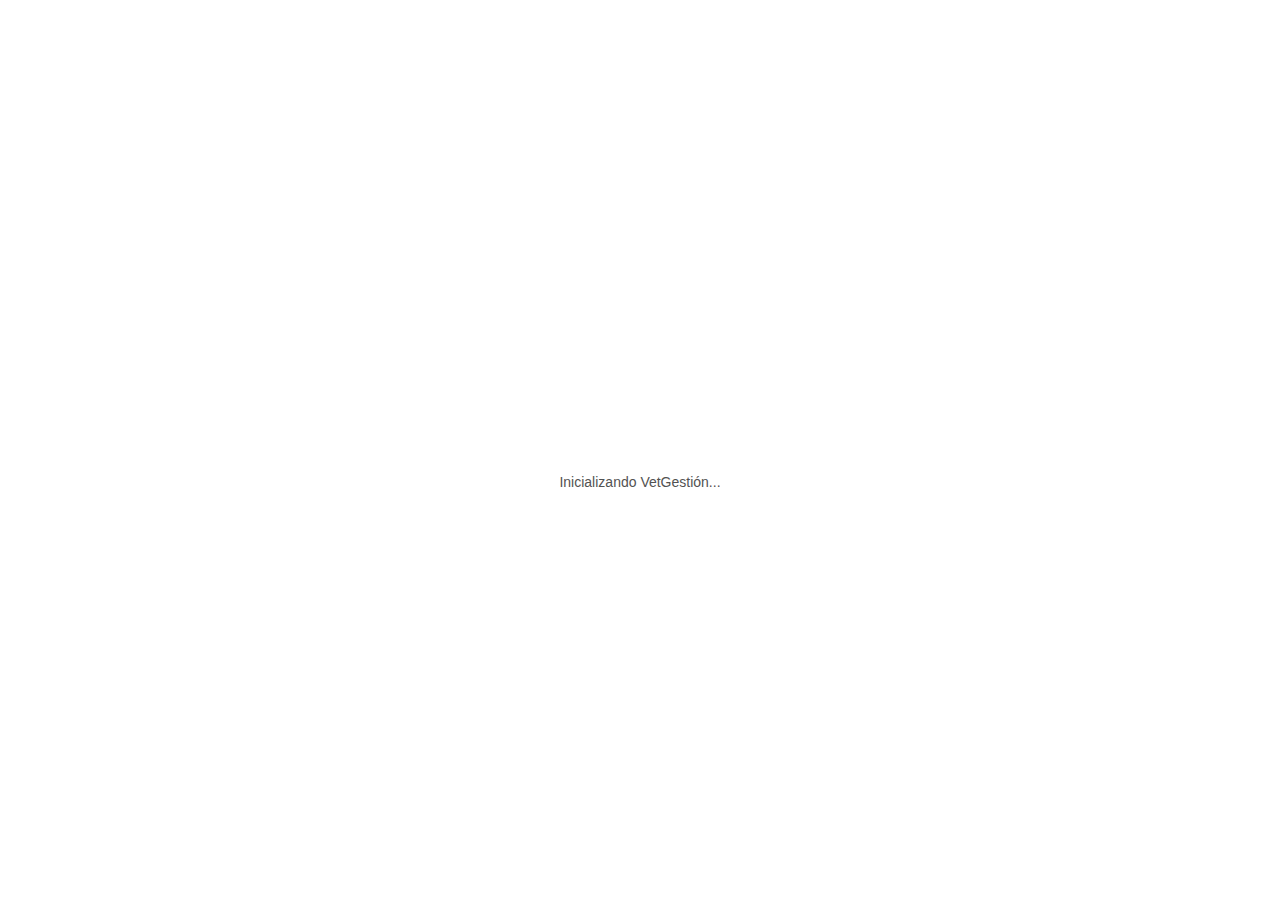
<file: Webs/Dashboard profecional/vetgestion-html/index.html>
<!DOCTYPE html>
<html lang="es">
<head>
    <meta charset="UTF-8">
    <meta name="viewport" content="width=device-width, initial-scale=1.0">
    <title>VetGestión - Sistema de Gestión Veterinaria</title>
    <meta name="description" content="Sistema administrativo para veterinarias - Gestión integral de pacientes, citas y tratamientos">
    
    <!-- CSS -->
    <link rel="stylesheet" href="css/styles.css">
    <link rel="stylesheet" href="css/components.css">
    <link rel="stylesheet" href="css/themes.css">
    
    <!-- Favicon -->
    <link rel="icon" href="data:image/svg+xml,<svg xmlns='http://www.w3.org/2000/svg' viewBox='0 0 100 100'><text y='.9em' font-size='90'>🐾</text></svg>">
</head>
<body class="bg-neutral-50 dark:bg-neutral-900">
    <!-- Loading Screen -->
    <div id="loading-screen" class="fixed inset-0 bg-white dark:bg-neutral-900 flex items-center justify-center z-50">
        <div class="text-center">
            <div class="w-12 h-12 border-4 border-primary-200 border-t-primary-600 rounded-full animate-spin mx-auto mb-4"></div>
            <p class="text-neutral-600 dark:text-neutral-400">Cargando VetGestión...</p>
        </div>
    </div>

    <!-- App Container -->
    <div id="app" class="min-h-screen bg-neutral-50 dark:bg-neutral-900" style="display: none;">
        
        <!-- Login View -->
        <div id="login-view" class="view" style="display: none;">
            <div class="min-h-screen bg-neutral-50 dark:bg-neutral-900 flex flex-col justify-center py-12 sm:px-6 lg:px-8">
                <div class="sm:mx-auto sm:w-full sm:max-w-md">
                    <!-- Logo/Header -->
                    <div class="text-center">
                        <div class="mx-auto h-16 w-16 bg-primary-600 rounded-xl flex items-center justify-center mb-4">
                            <span class="text-2xl text-white font-bold">🐾</span>
                        </div>
                        <h2 class="mt-2 text-center text-3xl font-bold text-neutral-900 dark:text-white">
                            VetGestión
                        </h2>
                        <p class="mt-2 text-center text-sm text-neutral-600 dark:text-neutral-400">
                            Sistema de gestión veterinaria
                        </p>
                    </div>
                </div>

                <div class="mt-8 sm:mx-auto sm:w-full sm:max-w-md">
                    <div class="bg-white dark:bg-neutral-800 py-8 px-4 shadow-lg sm:rounded-lg sm:px-10 border border-neutral-200 dark:border-neutral-700">
                        <!-- Formulario de Login -->
                        <form id="login-form" class="space-y-6">
                            <!-- Email -->
                            <div>
                                <label for="email" class="form-label">
                                    Correo electrónico
                                </label>
                                <div class="mt-1">
                                    <input
                                        id="email"
                                        name="email"
                                        type="email"
                                        autocomplete="email"
                                        required
                                        class="form-input"
                                        placeholder="tu@email.com"
                                    />
                                    <p id="email-error" class="form-error" style="display: none;"></p>
                                </div>
                            </div>

                            <!-- Contraseña -->
                            <div>
                                <label for="password" class="form-label">
                                    Contraseña
                                </label>
                                <div class="mt-1">
                                    <input
                                        id="password"
                                        name="password"
                                        type="password"
                                        autocomplete="current-password"
                                        required
                                        class="form-input"
                                        placeholder="••••••••"
                                    />
                                    <p id="password-error" class="form-error" style="display: none;"></p>
                                </div>
                            </div>

                            <!-- Remember me -->
                            <div class="flex items-center justify-between">
                                <div class="flex items-center">
                                    <input
                                        id="remember-me"
                                        name="remember-me"
                                        type="checkbox"
                                        class="h-4 w-4 text-primary-600 focus:ring-primary-500 border-neutral-300 rounded"
                                    />
                                    <label for="remember-me" class="ml-2 block text-sm text-neutral-900 dark:text-neutral-300">
                                        Recordarme
                                    </label>
                                </div>
                            </div>

                            <!-- Submit Button -->
                            <div>
                                <button
                                    type="submit"
                                    id="login-btn"
                                    class="btn-primary w-full"
                                >
                                    <span id="login-btn-text">Iniciar sesión</span>
                                    <span id="login-btn-loading" class="loading-spinner-sm" style="display: none;"></span>
                                </button>
                            </div>

                            <!-- Demo credentials info -->
                            <div class="mt-6 p-4 bg-blue-50 dark:bg-blue-900 rounded-lg border border-blue-200 dark:border-blue-700">
                                <h4 class="text-sm font-semibold text-blue-800 dark:text-blue-200 mb-2">🔑 Credenciales de prueba:</h4>
                                <div class="text-sm text-blue-700 dark:text-blue-300 space-y-1">
                                    <p><strong>Veterinario:</strong> vet@vetgestion.com / password123</p>
                                    <p><strong>Recepcionista:</strong> admin@vetgestion.com / password123</p>
                                </div>
                            </div>
                        </form>
                    </div>
                </div>
            </div>
        </div>

        <!-- Main App Layout -->
        <div id="app-layout" class="view" style="display: none;">
            <div class="min-h-screen bg-neutral-50 dark:bg-neutral-900">
                <!-- Sidebar -->
                <div id="sidebar" class="fixed inset-y-0 left-0 z-50 w-64 bg-white dark:bg-neutral-800 shadow-lg border-r border-neutral-200 dark:border-neutral-700">
                    <!-- Logo -->
                    <div class="flex items-center h-16 px-6 border-b border-neutral-200 dark:border-neutral-700">
                        <div class="flex items-center">
                            <div class="w-8 h-8 bg-primary-600 rounded-lg flex items-center justify-center mr-3">
                                <span class="text-white font-bold">🐾</span>
                            </div>
                            <h1 class="text-xl font-bold text-neutral-900 dark:text-white">VetGestión</h1>
                        </div>
                    </div>

                    <!-- Navigation -->
                    <nav class="mt-6 px-3">
                        <div class="space-y-1" id="navigation-menu">
                            <a href="#/" class="nav-item" data-route="/">
                                <span class="nav-icon">🏠</span>
                                Dashboard
                            </a>
                            <a href="#/pacientes" class="nav-item" data-route="/pacientes">
                                <span class="nav-icon">🐕</span>
                                Pacientes
                            </a>
                            <a href="#/citas" class="nav-item" data-route="/citas">
                                <span class="nav-icon">📅</span>
                                Citas
                            </a>
                            <a href="#/tratamientos" class="nav-item" data-route="/tratamientos">
                                <span class="nav-icon">💊</span>
                                Tratamientos
                            </a>
                            <a href="#/perfil" class="nav-item" data-route="/perfil">
                                <span class="nav-icon">👤</span>
                                Mi Perfil
                            </a>
                        </div>
                    </nav>

                    <!-- User menu -->
                    <div class="absolute bottom-0 left-0 right-0 p-3 border-t border-neutral-200 dark:border-neutral-700">
                        <div class="flex items-center px-3 py-2">
                            <div class="w-8 h-8 bg-primary-100 dark:bg-primary-900 rounded-full flex items-center justify-center mr-3">
                                <span id="user-initials" class="text-sm font-medium text-primary-600 dark:text-primary-300">U</span>
                            </div>
                            <div class="flex-1 min-w-0">
                                <p id="user-name" class="text-sm font-medium text-neutral-900 dark:text-white truncate">Usuario</p>
                                <p id="user-role" class="text-xs text-neutral-500 dark:text-neutral-400">Usuario</p>
                            </div>
                            <button 
                                id="logout-btn"
                                class="p-1 text-neutral-400 hover:text-neutral-600 dark:hover:text-neutral-200 transition-colors"
                                title="Cerrar sesión"
                            >
                                ⇨
                            </button>
                        </div>
                    </div>
                </div>

                <!-- Main content -->
                <div class="pl-64">
                    <!-- Top bar -->
                    <div class="bg-white dark:bg-neutral-800 shadow-sm border-b border-neutral-200 dark:border-neutral-700">
                        <div class="px-6 py-4">
                            <div class="flex items-center justify-between">
                                <div>
                                    <h1 id="page-title" class="text-2xl font-bold text-neutral-900 dark:text-white">Dashboard</h1>
                                    <nav id="breadcrumbs" class="flex mt-1" aria-label="Breadcrumb" style="display: none;">
                                        <ol class="flex items-center space-x-2 text-sm" id="breadcrumbs-list">
                                        </ol>
                                    </nav>
                                </div>
                                <div class="flex items-center space-x-4">
                                    <!-- Dark mode toggle -->
                                    <button
                                        id="dark-mode-toggle"
                                        class="p-2 text-neutral-500 hover:text-neutral-700 dark:text-neutral-400 dark:hover:text-neutral-200 transition-colors"
                                        title="Alternar modo oscuro"
                                    >
                                        <span id="theme-icon">🌙</span>
                                    </button>
                                    
                                    <!-- Time -->
                                    <span id="current-time" class="text-sm text-neutral-500 dark:text-neutral-400">
                                        --:--:--
                                    </span>
                                </div>
                            </div>
                        </div>
                    </div>

                    <!-- Page content -->
                    <main class="p-6" id="main-content">
                        <!-- Content will be dynamically loaded here -->
                    </main>
                </div>
            </div>
        </div>
    </div>

    <!-- Notification Container -->
    <div id="notifications" class="fixed top-4 right-4 z-50 space-y-2" style="display: none;">
    </div>

    <!-- Modal Container -->
    <div id="modal-container" style="display: none;"></div>

    <!-- Side Panel Container -->
    <div id="side-panel-container" style="display: none;"></div>

    <!-- JavaScript -->
    <script src="js/utils/helpers.js"></script>
    <script src="js/stores/persistence.js"></script>
    <script src="js/stores/auth.js"></script>
    <script src="js/stores/app.js"></script>
    <script src="js/stores/settings.js"></script>
    <script src="js/stores/patients.js"></script>
    <script src="js/components/modal.js"></script>
    <script src="js/components/side-panel.js"></script>
    <script src="js/components/notifications.js"></script>
    <script src="js/router.js"></script>
    <script src="js/app.js"></script>
</body>
</html>
</file>
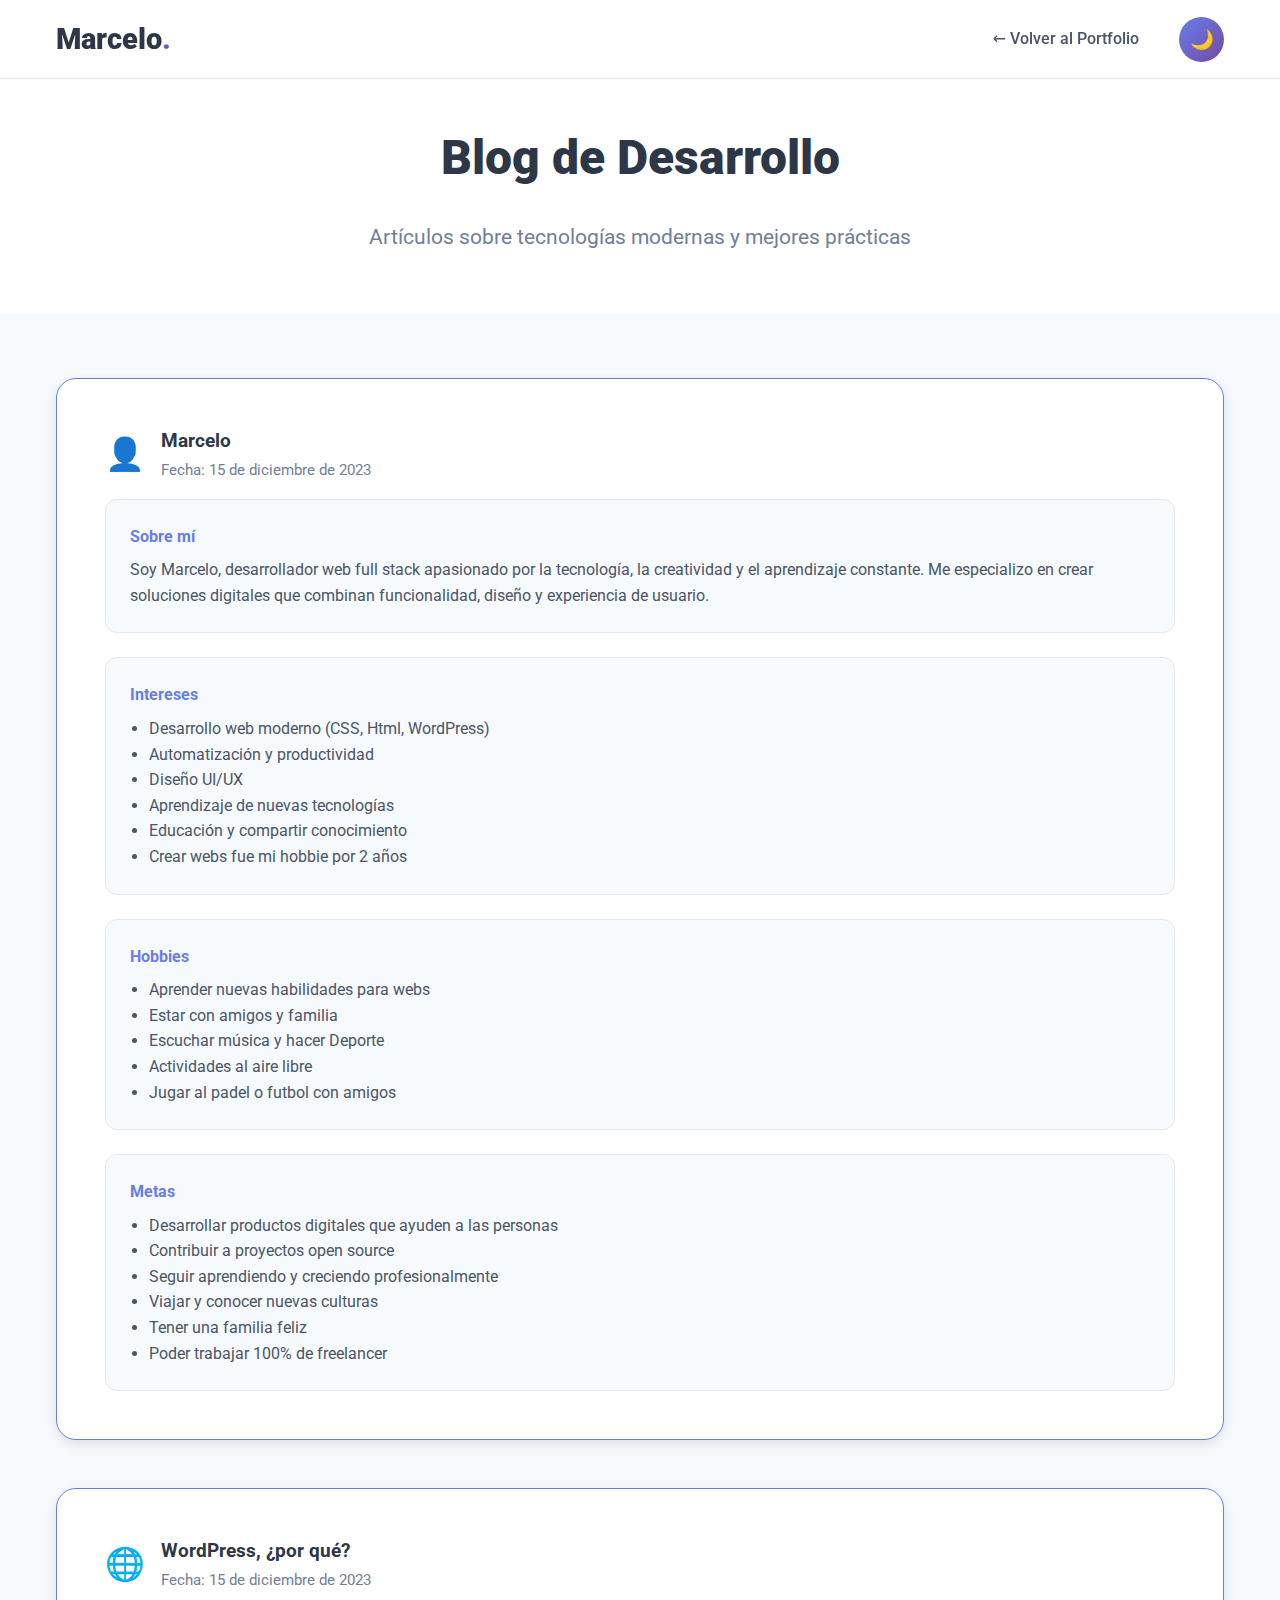
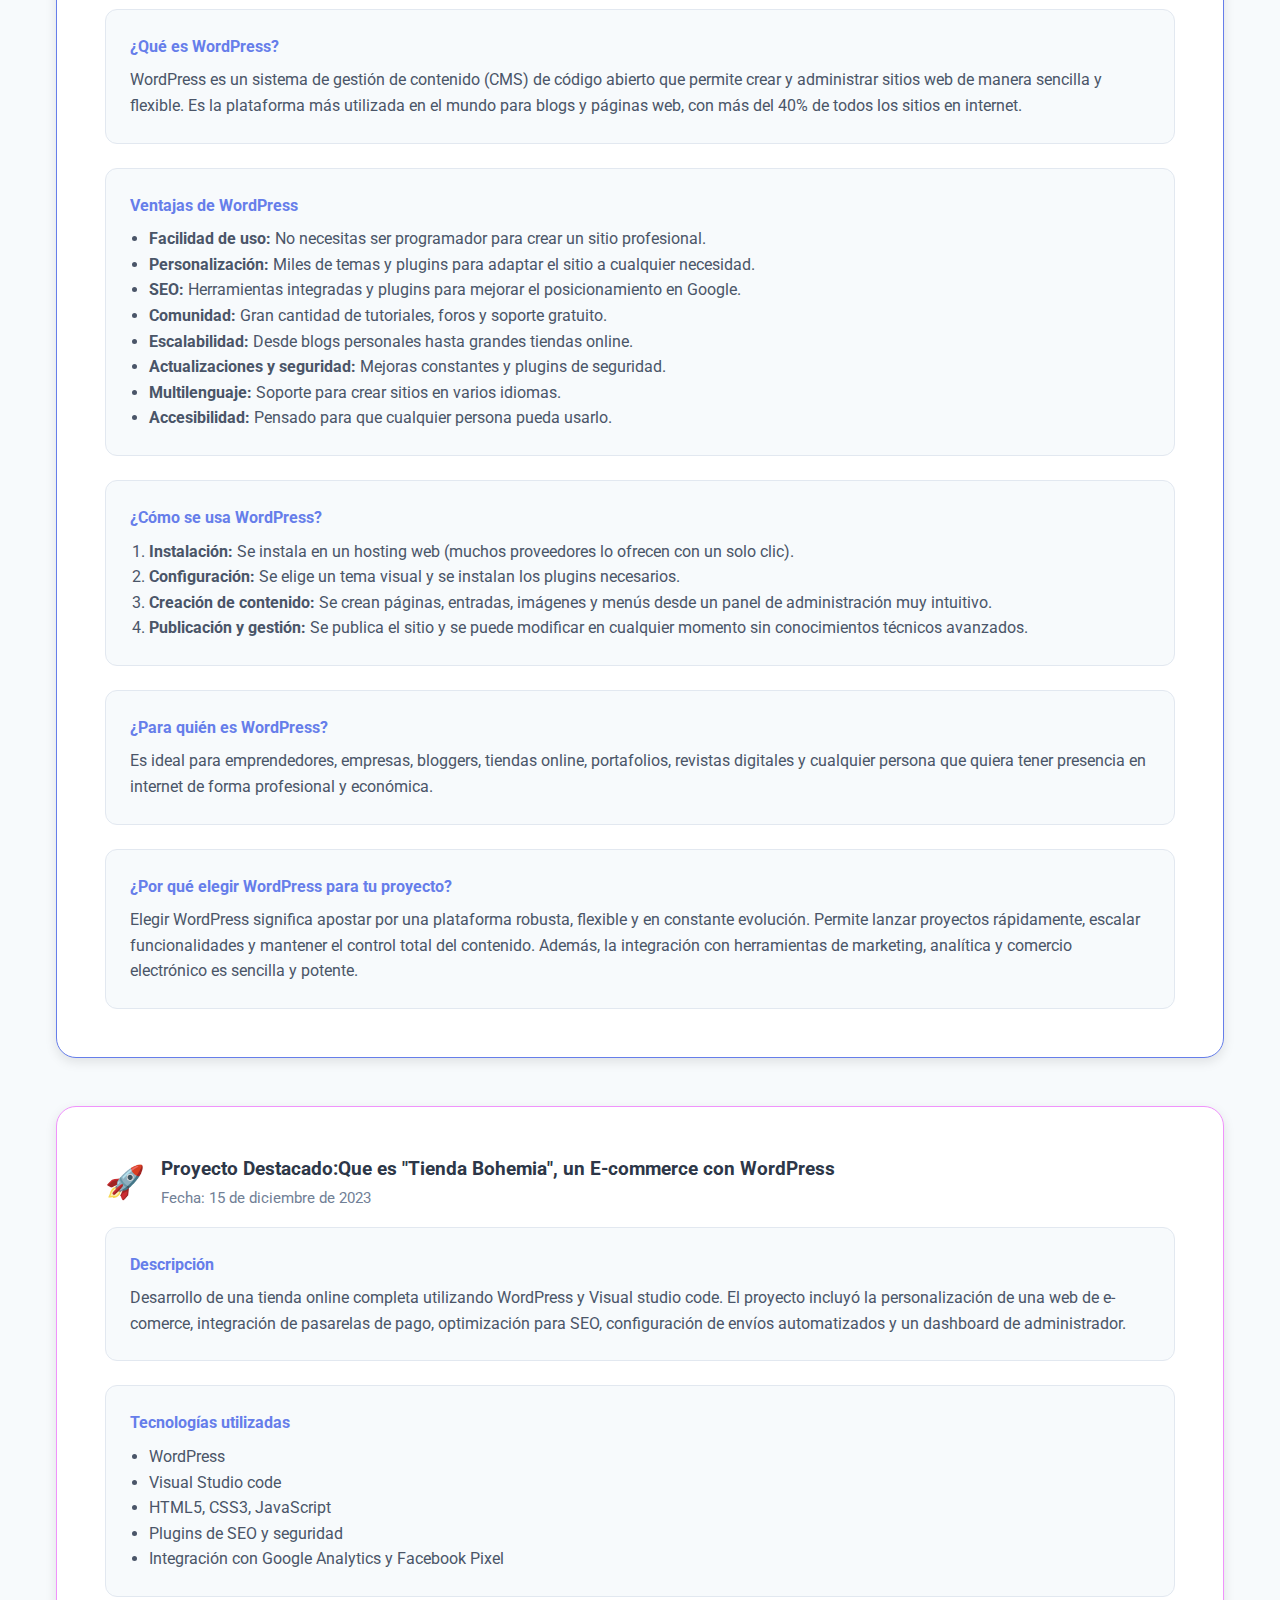
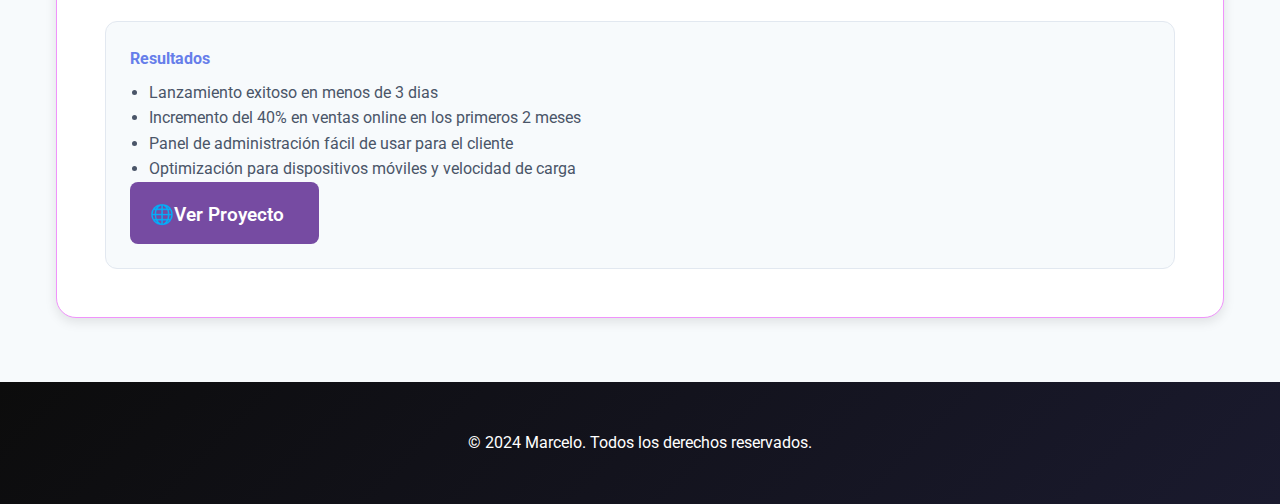
<file: blog.html>
<!DOCTYPE html>
<html lang="es">
<head>
    <meta charset="UTF-8">
    <meta name="viewport" content="width=device-width, initial-scale=1.0">
    <title>Blog - Marcelo | Desarrollador Web</title>
    <meta name="description" content="Blog de Marcelo sobre desarrollo web, tecnologías modernas y mejores prácticas.">
    
    <!-- Favicon optimizado -->
    <link rel="icon" href="data:image/svg+xml,<svg xmlns='http://www.w3.org/2000/svg' viewBox='0 0 100 100'><text y='.9em' font-size='90'>💻</text></svg>">
    
    <!-- Google Fonts optimizado -->
    <link rel="preconnect" href="https://fonts.googleapis.com">
    <link rel="preconnect" href="https://fonts.gstatic.com" crossorigin>
    <link href="https://fonts.googleapis.com/css2?family=Roboto:wght@400;500;700;900&display=swap" rel="stylesheet">
    
    <!-- CSS Ultra Optimizado -->
    <style>
        :root {
            --primary: #667eea; --primary-dark: #4c63d2; --accent: #f093fb;
            --gradient-primary: linear-gradient(135deg, #667eea 0%, #764ba2 100%);
            --gradient-accent: linear-gradient(135deg, #f093fb 0%, #f5576c 100%);
            --text-primary: #2d3748; --text-secondary: #4a5568; --text-muted: #718096;
            --bg-main: #f7fafc; --bg-section: #ffffff; --bg-card: #ffffff;
            --border-light: #e2e8f0; --shadow-md: 0 4px 12px rgba(0,0,0,0.1);
            --shadow-lg: 0 8px 25px rgba(0,0,0,0.15); --shadow-glow: 0 0 30px rgba(102, 126, 234, 0.3);
            --spacing-sm: 0.5rem; --spacing-md: 1rem; --spacing-lg: 1.5rem; 
            --spacing-xl: 2rem; --spacing-2xl: 3rem; --spacing-3xl: 4rem;
            --border-radius: 12px; --border-radius-lg: 20px;
            --transition: all 0.3s cubic-bezier(0.4, 0, 0.2, 1);
        }
        [data-theme="dark"] {
            --text-primary: #f7fafc; --text-secondary: #e2e8f0; --text-muted: #a0aec0;
            --bg-main: #0f0f23; --bg-section: #16213e; --bg-card: #1a202c;
            --border-light: #2d3748; --shadow-glow: 0 0 30px rgba(102, 126, 234, 0.5);
        }

        * { margin: 0; padding: 0; box-sizing: border-box; }
        html { scroll-behavior: smooth; }
        body {
            font-family: 'Roboto', system-ui, sans-serif; line-height: 1.6;
            color: var(--text-primary); background: var(--bg-main);
            transition: var(--transition); overflow-x: hidden;
        }

        .container { max-width: 1200px; margin: 0 auto; padding: 0 var(--spacing-md); }

        /* Header */
        .header { position: fixed; top: 0; width: 100%; background: rgba(255, 255, 255, 0.95); backdrop-filter: blur(20px); z-index: 1000; border-bottom: 1px solid var(--border-light); transition: var(--transition); }
        [data-theme="dark"] .header { background: rgba(30, 41, 59, 0.95); }
        .nav { display: flex; justify-content: space-between; align-items: center; padding: var(--spacing-md) 0; }
        .logo { font-size: 1.8rem; font-weight: 900; color: var(--text-primary); text-decoration: none; }
        .logo-dot {
  background: var(--gradient-primary);
  -webkit-background-clip: text;
  background-clip: text;
  -webkit-text-fill-color: transparent;
}
        .nav-link { color: var(--text-secondary); text-decoration: none; font-weight: 500; padding: var(--spacing-sm) var(--spacing-md); transition: var(--transition); }
        .nav-link:hover { color: var(--primary); }
        .theme-toggle { background: var(--gradient-primary); color: white; border: none; width: 45px; height: 45px; border-radius: 50%; cursor: pointer; transition: var(--transition); font-size: 1.2rem; }

        /* Blog Styles */
        .blog-header { padding: 120px 0 60px; text-align: center; background: var(--bg-section); }
        .blog-title { font-size: 3rem; font-weight: 900; margin-bottom: var(--spacing-lg); }
        .blog-subtitle { font-size: 1.3rem; color: var(--text-muted); }
        
        .blog-content { padding: var(--spacing-3xl) 0; }
        .blog-grid { display: grid; grid-template-columns: repeat(auto-fit, minmax(350px, 1fr)); gap: var(--spacing-2xl); }
        .blog-card { background: var(--bg-card); border-radius: var(--border-radius-lg); overflow: hidden; border: 1px solid var(--border-light); transition: var(--transition); }
        .blog-card:hover { transform: translateY(-8px); box-shadow: var(--shadow-lg); }
        .blog-image { height: 200px; background: var(--gradient-primary); display: flex; align-items: center; justify-content: center; font-size: 3rem; color: white; }
        .blog-body { padding: var(--spacing-xl); }
        .blog-meta { display: flex; gap: var(--spacing-md); margin-bottom: var(--spacing-md); font-size: 0.9rem; color: var(--text-muted); }
        .blog-category { background: var(--primary); color: white; padding: 2px 8px; border-radius: 4px; font-size: 0.8rem; }
        .blog-card-title { font-size: 1.3rem; font-weight: 700; margin-bottom: var(--spacing-sm); }
        .blog-excerpt { color: var(--text-muted); margin-bottom: var(--spacing-lg); transition: var(--transition); }
        .read-more { color: var(--primary); text-decoration: none; font-weight: 600; transition: var(--transition); cursor: pointer; }
        .read-more:hover { color: var(--accent); transform: translateX(5px); }

        .coming-soon { text-align: center; padding: var(--spacing-3xl) 0; }
        .coming-soon h2 { font-size: 2rem; margin-bottom: var(--spacing-lg); color: var(--text-primary); }
        .coming-soon p { font-size: 1.1rem; color: var(--text-muted); margin-bottom: var(--spacing-xl); }
        .back-btn { background: var(--gradient-primary); color: white; padding: var(--spacing-lg) var(--spacing-2xl); border-radius: var(--border-radius); text-decoration: none; font-weight: 600; transition: var(--transition); }
        .back-btn:hover { transform: translateY(-2px); box-shadow: var(--shadow-glow); }

        /* Footer */
        .footer { background: linear-gradient(135deg, #0c0c0c 0%, #1a1a2e 100%); color: white; padding: var(--spacing-2xl) 0; text-align: center; }

        /* Responsive */
        @media (max-width: 768px) {
            .blog-title { font-size: 2.2rem; }
            .blog-grid { grid-template-columns: 1fr; }
        }
    </style>
</head>
<body>
    <!-- Header -->
    <header class="header">
        <div class="container">
            <nav class="nav">
                <a href="index.html" class="logo">Marcelo<span class="logo-dot">.</span></a>
                <div style="display: flex; gap: var(--spacing-lg); align-items: center;">
                    <a href="index.html" class="nav-link">← Volver al Portfolio</a>
                    <button class="theme-toggle" id="themeToggle">🌙</button>
            </div>
            </nav>
        </div>
        </header>

    <!-- Blog Header -->
    <section class="blog-header">
        <div class="container">
            <h1 class="blog-title">Blog de Desarrollo</h1>
            <p class="blog-subtitle">Artículos sobre tecnologías modernas y mejores prácticas</p>
        </div>
    </section>

    <!-- Blog Content -->
    <section class="blog-content">
        <div class="container">
            <!-- Bloque Marcelo -->
            <div class="blog-entry fade-in-up" style="background: var(--bg-card); border-radius: var(--border-radius-lg); box-shadow: var(--shadow-md); padding: var(--spacing-2xl); margin-bottom: var(--spacing-2xl); border: 1px solid var(--primary);">
                <div style="display: flex; align-items: center; gap: 1rem; margin-bottom: var(--spacing-md);">
                    <span style="font-size: 2rem;">👤</span>
                    <div>
                        <h3 class="entry-title" style="margin: 0;">Marcelo</h3>
                        <span class="entry-date" style="color: var(--text-muted); font-size: 0.95rem;">Fecha: 15 de diciembre de 2023</span>
                    </div>
                </div>
                <div style="display: grid; gap: var(--spacing-lg);">
                    <div style="background: var(--bg-main); border-radius: var(--border-radius); padding: var(--spacing-lg); border: 1px solid var(--border-light);">
                        <h4 style="margin-bottom: .5rem; color: var(--primary);">Sobre mí</h4>
                        <p style="color: var(--text-secondary);">Soy Marcelo, desarrollador web full stack apasionado por la tecnología, la creatividad y el aprendizaje constante. Me especializo en crear soluciones digitales que combinan funcionalidad, diseño y experiencia de usuario.</p>
                    </div>
                    <div style="background: var(--bg-main); border-radius: var(--border-radius); padding: var(--spacing-lg); border: 1px solid var(--border-light);">
                        <h4 style="margin-bottom: .5rem; color: var(--primary);">Intereses</h4>
                        <ul style="color: var(--text-secondary); padding-left: 1.2rem;">
                            <li>Desarrollo web moderno (CSS, Html, WordPress)</li>
                            <li>Automatización y productividad</li>
                            <li>Diseño UI/UX</li>
                            <li>Aprendizaje de nuevas tecnologías</li>
                            <li>Educación y compartir conocimiento</li>
                            <li>Crear webs fue mi hobbie por 2 años</li>
                        </ul>
                    </div>
                    <div style="background: var(--bg-main); border-radius: var(--border-radius); padding: var(--spacing-lg); border: 1px solid var(--border-light);">
                        <h4 style="margin-bottom: .5rem; color: var(--primary);">Hobbies</h4>
                        <ul style="color: var(--text-secondary); padding-left: 1.2rem;">
                            <li>Aprender nuevas habilidades para webs</li>
                            <li>Estar con amigos y familia</li>
                            <li>Escuchar música y hacer Deporte</li>
                            <li>Actividades al aire libre</li>
                            <li>Jugar al padel o futbol con amigos</li>
                        </ul>
                    </div>
                    <div style="background: var(--bg-main); border-radius: var(--border-radius); padding: var(--spacing-lg); border: 1px solid var(--border-light);">
                        <h4 style="margin-bottom: .5rem; color: var(--primary);">Metas</h4>
                        <ul style="color: var(--text-secondary); padding-left: 1.2rem;">
                            <li>Desarrollar productos digitales que ayuden a las personas</li>
                            <li>Contribuir a proyectos open source</li>
                            <li>Seguir aprendiendo y creciendo profesionalmente</li>
                            <li>Viajar y conocer nuevas culturas</li>
                            <li>Tener una familia feliz</li>
                            <li>Poder trabajar 100% de freelancer</li>
                        </ul>
                    </div>
                </div>
            </div>

            <!-- Bloque WordPress, ¿por qué? -->
            <div class="blog-entry fade-in-up" style="background: var(--bg-card); border-radius: var(--border-radius-lg); box-shadow: var(--shadow-md); padding: var(--spacing-2xl); margin-bottom: var(--spacing-2xl); border: 1px solid var(--primary);">
                <div style="display: flex; align-items: center; gap: 1rem; margin-bottom: var(--spacing-md);">
                    <span style="font-size: 2rem;">🌐</span>
                    <div>
                        <h3 class="entry-title" style="margin: 0;">WordPress, ¿por qué?</h3>
                        <span class="entry-date" style="color: var(--text-muted); font-size: 0.95rem;">Fecha: 15 de diciembre de 2023</span>
                    </div>
                </div>
                <div style="display: grid; gap: var(--spacing-lg);">
                    <div style="background: var(--bg-main); border-radius: var(--border-radius); padding: var(--spacing-lg); border: 1px solid var(--border-light);">
                        <h4 style="color: var(--primary); margin-bottom: .5rem;">¿Qué es WordPress?</h4>
                        <p style="color: var(--text-secondary);">
                            WordPress es un sistema de gestión de contenido (CMS) de código abierto que permite crear y administrar sitios web de manera sencilla y flexible. Es la plataforma más utilizada en el mundo para blogs y páginas web, con más del 40% de todos los sitios en internet.
                        </p>
                    </div>
                    <div style="background: var(--bg-main); border-radius: var(--border-radius); padding: var(--spacing-lg); border: 1px solid var(--border-light);">
                        <h4 style="color: var(--primary); margin-bottom: .5rem;">Ventajas de WordPress</h4>
                        <ul style="color: var(--text-secondary); padding-left: 1.2rem;">
                            <li><strong>Facilidad de uso:</strong> No necesitas ser programador para crear un sitio profesional.</li>
                            <li><strong>Personalización:</strong> Miles de temas y plugins para adaptar el sitio a cualquier necesidad.</li>
                            <li><strong>SEO:</strong> Herramientas integradas y plugins para mejorar el posicionamiento en Google.</li>
                            <li><strong>Comunidad:</strong> Gran cantidad de tutoriales, foros y soporte gratuito.</li>
                            <li><strong>Escalabilidad:</strong> Desde blogs personales hasta grandes tiendas online.</li>
                            <li><strong>Actualizaciones y seguridad:</strong> Mejoras constantes y plugins de seguridad.</li>
                            <li><strong>Multilenguaje:</strong> Soporte para crear sitios en varios idiomas.</li>
                            <li><strong>Accesibilidad:</strong> Pensado para que cualquier persona pueda usarlo.</li>
                        </ul>
                    </div>
                    <div style="background: var(--bg-main); border-radius: var(--border-radius); padding: var(--spacing-lg); border: 1px solid var(--border-light);">
                        <h4 style="color: var(--primary); margin-bottom: .5rem;">¿Cómo se usa WordPress?</h4>
                        <ol style="color: var(--text-secondary); padding-left: 1.2rem;">
                            <li><strong>Instalación:</strong> Se instala en un hosting web (muchos proveedores lo ofrecen con un solo clic).</li>
                            <li><strong>Configuración:</strong> Se elige un tema visual y se instalan los plugins necesarios.</li>
                            <li><strong>Creación de contenido:</strong> Se crean páginas, entradas, imágenes y menús desde un panel de administración muy intuitivo.</li>
                            <li><strong>Publicación y gestión:</strong> Se publica el sitio y se puede modificar en cualquier momento sin conocimientos técnicos avanzados.</li>
                        </ol>
                    </div>
                    <div style="background: var(--bg-main); border-radius: var(--border-radius); padding: var(--spacing-lg); border: 1px solid var(--border-light);">
                        <h4 style="color: var(--primary); margin-bottom: .5rem;">¿Para quién es WordPress?</h4>
                        <p style="color: var(--text-secondary);">
                            Es ideal para emprendedores, empresas, bloggers, tiendas online, portafolios, revistas digitales y cualquier persona que quiera tener presencia en internet de forma profesional y económica.
                        </p>
                    </div>
                    <div style="background: var(--bg-main); border-radius: var(--border-radius); padding: var(--spacing-lg); border: 1px solid var(--border-light);">
                        <h4 style="color: var(--primary); margin-bottom: .5rem;">¿Por qué elegir WordPress para tu proyecto?</h4>
                        <p style="color: var(--text-secondary);">
                            Elegir WordPress significa apostar por una plataforma robusta, flexible y en constante evolución. Permite lanzar proyectos rápidamente, escalar funcionalidades y mantener el control total del contenido. Además, la integración con herramientas de marketing, analítica y comercio electrónico es sencilla y potente.
                        </p>
                    </div>
                </div>
            </div>

            <!-- Proyecto destacado -->
            <div class="blog-entry fade-in-up" style="background: var(--bg-card); border-radius: var(--border-radius-lg); box-shadow: var(--shadow-md); padding: var(--spacing-2xl); border: 1px solid var(--accent);">
                <div style="display: flex; align-items: center; gap: 1rem; margin-bottom: var(--spacing-md);">
                    <span style="font-size: 2rem;">🚀</span>
                    <div>
                        <h3 class="entry-title" style="margin: 0;">Proyecto Destacado:Que es "Tienda Bohemia", un E-commerce con WordPress</h3>
                        <span class="entry-date" style="color: var(--text-muted); font-size: 0.95rem;">Fecha: 15 de diciembre de 2023</span>
                    </div>
                </div>
                <div style="background: var(--bg-main); border-radius: var(--border-radius); padding: var(--spacing-lg); border: 1px solid var(--border-light); margin-bottom: var(--spacing-lg);">
                    <h4 style="color: var(--primary); margin-bottom: .5rem;">Descripción</h4>
                    <p style="color: var(--text-secondary);">
                        Desarrollo de una tienda online completa utilizando WordPress y Visual studio code. El proyecto incluyó la personalización de una web de e-comerce, integración de pasarelas de pago, optimización para SEO, configuración de envíos automatizados y un dashboard de administrador.
                    </p>
                </div>
                <div style="background: var(--bg-main); border-radius: var(--border-radius); padding: var(--spacing-lg); border: 1px solid var(--border-light); margin-bottom: var(--spacing-lg);">
                    <h4 style="color: var(--primary); margin-bottom: .5rem;">Tecnologías utilizadas</h4>
                    <ul style="color: var(--text-secondary); padding-left: 1.2rem;">
                        <li>WordPress</li>
                        <li>Visual Studio code</li>
                        <li>HTML5, CSS3, JavaScript</li>
                        <li>Plugins de SEO y seguridad</li>
                        <li>Integración con Google Analytics y Facebook Pixel</li>
                    </ul>
                </div>
                <div style="background: var(--bg-main); border-radius: var(--border-radius); padding: var(--spacing-lg); border: 1px solid var(--border-light);">
                    <h4 style="color: var(--primary); margin-bottom: .5rem;">Resultados</h4>
                    <ul style="color: var(--text-secondary); padding-left: 1.2rem;">
                        <li>Lanzamiento exitoso en menos de 3 dias</li>
                        <li>Incremento del 40% en ventas online en los primeros 2 meses</li>
                        <li>Panel de administración fácil de usar para el cliente</li>
                        <li>Optimización para dispositivos móviles y velocidad de carga</li>
                    </ul>
                    <div class="View-proyect">
                        <h2><a href="Webs/e-comerce/index.html" style="color: white; text-decoration: none; font-size: 1.2rem; font-weight: 600; margin-top: 0px;">🌐Ver Proyecto</a></h2>
                    </div>

                </div>
            </div>
        </div>
    </section>
    <style>
    .View-proyect {
      background-color: #764ba2;
      color: white;
      padding: 12px 20px;
      font-size: 16px;
      border: none;
      border-radius: 8px;
      cursor: pointer;
      transition: transform 0.1s ease;
      width: 5cm;
    }

    /* Aquí se activa al hacer clic */
    .View-proyect:active {
      transform: scale(0.95); /* efecto de "presionado" */
      background-color: #4c2f68;
    }
  </style>
    <!-- Footer -->
    <footer class="footer">
        <div class="container">
            <p>&copy; 2024 Marcelo. Todos los derechos reservados.</p>
        </div>
        </footer>

    <!-- JavaScript -->
    <script>
        // Gestión de temas
        function initTheme() {
        const currentTheme = localStorage.getItem('theme') || 'light';
        document.documentElement.setAttribute('data-theme', currentTheme);
            document.getElementById('themeToggle').textContent = currentTheme === 'dark' ? '☀️' : '🌙';

            document.getElementById('themeToggle').addEventListener('click', () => {
                const theme = document.documentElement.getAttribute('data-theme');
                const newTheme = theme === 'dark' ? 'light' : 'dark';
            
            document.documentElement.setAttribute('data-theme', newTheme);
            localStorage.setItem('theme', newTheme);
                document.getElementById('themeToggle').textContent = newTheme === 'dark' ? '☀️' : '🌙';
            });
        }

        // Hover effects
        document.querySelectorAll('.blog-card').forEach(card => {
            card.addEventListener('mouseenter', function() {
                this.style.transform = 'translateY(-8px)';
                this.style.boxShadow = 'var(--shadow-lg)';
            });
            
            card.addEventListener('mouseleave', function() {
                this.style.transform = '';
                this.style.boxShadow = '';
            });
        });

        // Funcionalidad de botones "Leer más"
        function initReadMore() {
            document.querySelectorAll('.read-more').forEach(link => {
                link.addEventListener('click', (e) => {
                    e.preventDefault();
                    
                    const card = e.target.closest('.blog-card');
                    const title = card.querySelector('.blog-card-title').textContent;
                    
                    // Simular expansión del artículo
                    const excerpt = card.querySelector('.blog-excerpt');
                    const isExpanded = excerpt.style.maxHeight === 'none';
                    
                    if (!isExpanded) {
                        // Expandir
                        excerpt.style.maxHeight = 'none';
                        excerpt.style.overflow = 'visible';
                        excerpt.innerHTML += '<br><br><strong>📝 Contenido completo:</strong><br>Este artículo incluirá una guía detallada con ejemplos prácticos, código fuente y mejores prácticas. El contenido completo estará disponible próximamente con tutoriales paso a paso.';
                        e.target.textContent = 'Leer menos ↑';
                        e.target.style.color = 'var(--accent)';
                    } else {
                        // Contraer
                        const originalText = excerpt.innerHTML.split('<br><br><strong>')[0];
                        excerpt.innerHTML = originalText;
                        excerpt.style.maxHeight = '';
                        excerpt.style.overflow = '';
                        e.target.textContent = 'Leer más →';
                        e.target.style.color = 'var(--primary)';
                    }
                    
                    // Mostrar notificación
                    showNotification(`Artículo "${title}" ${isExpanded ? 'contraído' : 'expandido'}`);
                });
            });
        }

        // Función para mostrar notificaciones
        function showNotification(message) {
            // Crear elemento de notificación
            const notification = document.createElement('div');
            notification.style.cssText = `
                position: fixed;
                top: 20px;
                right: 20px;
                background: var(--gradient-primary);
                color: white;
                padding: 1rem 1.5rem;
                border-radius: var(--border-radius);
                box-shadow: var(--shadow-lg);
                z-index: 1000;
                transform: translateX(100%);
                transition: transform 0.3s ease;
                font-weight: 500;
            `;
            notification.textContent = `✅ ${message}`;
            
            document.body.appendChild(notification);
            
            // Mostrar notificación
            setTimeout(() => {
                notification.style.transform = 'translateX(0)';
            }, 100);
            
            // Ocultar después de 3 segundos
            setTimeout(() => {
                notification.style.transform = 'translateX(100%)';
                setTimeout(() => {
                    if (document.body.contains(notification)) {
                        document.body.removeChild(notification);
                    }
                }, 300);
            }, 3000);
        }

        // Inicialización
        document.addEventListener('DOMContentLoaded', () => {
            initTheme();
            initReadMore();
        });
    </script>
</body>
</html>
</file>
<file: Webs/Dashboard profecional/vetgestion-html/css/components.css>
/* ===================================
   VetGestión - Componentes CSS
   Estilos específicos para componentes de la aplicación
   =================================== */

/* ===================================
   Navigation & Layout
   =================================== */

.nav-item {
    display: flex;
    align-items: center;
    padding: 0.75rem;
    text-decoration: none;
    font-size: 0.875rem;
    font-weight: 500;
    border-radius: 0.75rem;
    transition: all 0.2s ease;
    color: var(--neutral-600);
    cursor: pointer;
    position: relative;
    overflow: hidden;
}

.nav-item::before {
    content: '';
    position: absolute;
    left: 0;
    top: 0;
    height: 100%;
    width: 3px;
    background: var(--primary-600);
    transform: scaleY(0);
    transition: transform 0.2s ease;
}

.dark .nav-item {
    color: var(--neutral-400);
}

.nav-item:hover {
    background: linear-gradient(135deg, var(--neutral-100), var(--neutral-50));
    color: var(--neutral-900);
    transform: translateX(4px);
}

.dark .nav-item:hover {
    background: linear-gradient(135deg, var(--neutral-700), var(--neutral-600));
    color: var(--neutral-100);
}

.nav-item.active {
    background: linear-gradient(135deg, var(--primary-100), var(--primary-50));
    color: var(--primary-700);
    box-shadow: 0 4px 12px rgba(20, 184, 166, 0.15);
}

.nav-item.active::before {
    transform: scaleY(1);
}

.dark .nav-item.active {
    background: linear-gradient(135deg, var(--primary-900), var(--primary-800));
    color: var(--primary-200);
}

.nav-icon {
    margin-right: 0.75rem;
    font-size: 1.25rem;
    flex-shrink: 0;
    transition: transform 0.2s ease;
}

.nav-item:hover .nav-icon {
    transform: scale(1.1);
}

/* ===================================
   Cards & Sections (Mejorados)
   =================================== */

.card {
    background: #ffffff;
    border-radius: 1rem;
    box-shadow: 0 4px 6px -1px rgba(0, 0, 0, 0.1), 0 2px 4px -1px rgba(0, 0, 0, 0.06);
    border: 1px solid var(--neutral-200);
    overflow: hidden;
    transition: all 0.3s ease;
    position: relative;
}

.card::before {
    content: '';
    position: absolute;
    top: 0;
    left: 0;
    right: 0;
    height: 3px;
    background: linear-gradient(90deg, var(--primary-500), var(--secondary-500));
    opacity: 0;
    transition: opacity 0.3s ease;
}

.card:hover {
    transform: translateY(-4px);
    box-shadow: 0 20px 25px -5px rgba(0, 0, 0, 0.1), 0 10px 10px -5px rgba(0, 0, 0, 0.04);
}

.card:hover::before {
    opacity: 1;
}

.dark .card {
    background: var(--neutral-800);
    border-color: var(--neutral-700);
    box-shadow: 0 4px 6px -1px rgba(0, 0, 0, 0.3), 0 2px 4px -1px rgba(0, 0, 0, 0.2);
}

.card-header {
    padding: 1.5rem;
    border-bottom: 1px solid var(--neutral-200);
    background: linear-gradient(135deg, #ffffff, #fafafa);
}

.dark .card-header {
    background: linear-gradient(135deg, var(--neutral-800), var(--neutral-750));
    border-bottom-color: var(--neutral-700);
}

.card-body {
    padding: 1.5rem;
}

.card-footer {
    padding: 1rem 1.5rem;
    background: linear-gradient(135deg, var(--neutral-50), #ffffff);
    border-top: 1px solid var(--neutral-200);
}

.dark .card-footer {
    background: linear-gradient(135deg, var(--neutral-700), var(--neutral-750));
    border-top-color: var(--neutral-600);
}

.card-title {
    font-size: 1.125rem;
    font-weight: 600;
    color: var(--neutral-900);
    margin: 0;
    display: flex;
    align-items: center;
}

.dark .card-title {
    color: #ffffff;
}

/* Patient/Appointment Cards */
.entity-card {
    background: #ffffff;
    border-radius: 1rem;
    padding: 1.5rem;
    border: 1px solid var(--neutral-200);
    transition: all 0.3s ease;
    position: relative;
    overflow: hidden;
}

.entity-card::before {
    content: '';
    position: absolute;
    top: 0;
    left: 0;
    width: 100%;
    height: 100%;
    background: linear-gradient(135deg, rgba(20, 184, 166, 0.05), rgba(59, 130, 246, 0.05));
    opacity: 0;
    transition: opacity 0.3s ease;
}

.entity-card:hover {
    transform: translateY(-2px);
    box-shadow: 0 10px 25px rgba(0, 0, 0, 0.1);
    border-color: var(--primary-300);
}

.entity-card:hover::before {
    opacity: 1;
}

.dark .entity-card {
    background: var(--neutral-800);
    border-color: var(--neutral-700);
}

.entity-avatar {
    width: 3rem;
    height: 3rem;
    border-radius: 1rem;
    background: linear-gradient(135deg, var(--primary-500), var(--secondary-500));
    display: flex;
    align-items: center;
    justify-content: center;
    font-size: 1.5rem;
    color: white;
    margin-bottom: 1rem;
    box-shadow: 0 4px 12px rgba(20, 184, 166, 0.3);
}

.entity-title {
    font-size: 1.125rem;
    font-weight: 600;
    color: var(--neutral-900);
    margin-bottom: 0.5rem;
}

.dark .entity-title {
    color: #ffffff;
}

.entity-subtitle {
    font-size: 0.875rem;
    color: var(--neutral-600);
    margin-bottom: 1rem;
}

.dark .entity-subtitle {
    color: var(--neutral-400);
}

.entity-meta {
    display: flex;
    flex-wrap: wrap;
    gap: 0.5rem;
    margin-bottom: 1rem;
}

.meta-tag {
    display: inline-flex;
    align-items: center;
    padding: 0.25rem 0.75rem;
    background: var(--neutral-100);
    color: var(--neutral-700);
    border-radius: 9999px;
    font-size: 0.75rem;
    font-weight: 500;
}

.dark .meta-tag {
    background: var(--neutral-700);
    color: var(--neutral-300);
}

.entity-actions {
    display: flex;
    gap: 0.5rem;
    flex-wrap: wrap;
}

/* Header Sections */
.header-section {
    margin-bottom: 2rem;
    position: relative;
}

.page-title {
    font-size: 2.25rem;
    font-weight: 700;
    background: linear-gradient(135deg, var(--neutral-900), var(--neutral-700));
    background-clip: text;
    -webkit-background-clip: text;
    -webkit-text-fill-color: transparent;
    margin-bottom: 0.5rem;
}

.dark .page-title {
    background: linear-gradient(135deg, #ffffff, var(--neutral-300));
    background-clip: text;
    -webkit-background-clip: text;
    -webkit-text-fill-color: transparent;
}

.page-subtitle {
    font-size: 1rem;
    color: var(--neutral-600);
    font-weight: 400;
}

.dark .page-subtitle {
    color: var(--neutral-400);
}

/* ===================================
   Buttons (Modernos y Más Amigables)
   =================================== */

.btn {
    display: inline-flex;
    align-items: center;
    justify-content: center;
    padding: 0.875rem 1.75rem;
    font-size: 0.875rem;
    font-weight: 600;
    line-height: 1.25rem;
    border-radius: 1rem;
    border: 1px solid transparent;
    cursor: pointer;
    transition: all 0.3s cubic-bezier(0.4, 0, 0.2, 1);
    text-decoration: none;
    position: relative;
    overflow: hidden;
    box-shadow: 0 2px 8px rgba(0, 0, 0, 0.1);
    text-transform: none;
    letter-spacing: 0.025em;
}

.btn::before {
    content: '';
    position: absolute;
    top: 0;
    left: -100%;
    width: 100%;
    height: 100%;
    background: linear-gradient(90deg, transparent, rgba(255, 255, 255, 0.3), transparent);
    transition: left 0.6s ease;
}

.btn:hover::before {
    left: 100%;
}

.btn::after {
    content: '';
    position: absolute;
    top: 50%;
    left: 50%;
    width: 0;
    height: 0;
    background: rgba(255, 255, 255, 0.1);
    border-radius: 50%;
    transform: translate(-50%, -50%);
    transition: width 0.3s ease, height 0.3s ease;
}

.btn:active::after {
    width: 300px;
    height: 300px;
}

.btn:disabled {
    opacity: 0.6;
    cursor: not-allowed;
    transform: none !important;
    box-shadow: 0 1px 3px rgba(0, 0, 0, 0.1) !important;
}

.btn:disabled::before,
.btn:disabled::after {
    display: none;
}

.btn-primary {
    background: linear-gradient(135deg, #14b8a6, #0d9488, #0f766e);
    color: #ffffff;
    border-color: #14b8a6;
    box-shadow: 0 4px 20px rgba(20, 184, 166, 0.4), 0 2px 8px rgba(0, 0, 0, 0.1);
}

.btn-primary:hover:not(:disabled) {
    background: linear-gradient(135deg, #0d9488, #0f766e, #115e59);
    border-color: #0d9488;
    transform: translateY(-3px) scale(1.02);
    box-shadow: 0 8px 30px rgba(20, 184, 166, 0.6), 0 4px 16px rgba(0, 0, 0, 0.15);
}

.btn-secondary {
    background: linear-gradient(135deg, #ffffff, #f8fafc, #f1f5f9);
    color: #475569;
    border: 2px solid #e2e8f0;
    box-shadow: 0 2px 8px rgba(0, 0, 0, 0.08);
}

.btn-secondary:hover:not(:disabled) {
    background: linear-gradient(135deg, #f8fafc, #f1f5f9, #e2e8f0);
    border-color: #cbd5e1;
    color: #334155;
    transform: translateY(-2px) scale(1.02);
    box-shadow: 0 6px 20px rgba(0, 0, 0, 0.12);
}

.dark .btn-secondary {
    background: linear-gradient(135deg, var(--neutral-700), var(--neutral-600), var(--neutral-500));
    color: var(--neutral-200);
    border-color: var(--neutral-600);
}

.dark .btn-secondary:hover:not(:disabled) {
    background: linear-gradient(135deg, var(--neutral-600), var(--neutral-500), var(--neutral-400));
    border-color: var(--neutral-500);
    color: var(--neutral-100);
}

.btn-success {
    background: linear-gradient(135deg, #22c55e, #16a34a, #15803d);
    color: #ffffff;
    border-color: #22c55e;
    box-shadow: 0 4px 20px rgba(34, 197, 94, 0.4), 0 2px 8px rgba(0, 0, 0, 0.1);
}

.btn-success:hover:not(:disabled) {
    background: linear-gradient(135deg, #16a34a, #15803d, #166534);
    border-color: #16a34a;
    transform: translateY(-3px) scale(1.02);
    box-shadow: 0 8px 30px rgba(34, 197, 94, 0.6), 0 4px 16px rgba(0, 0, 0, 0.15);
}

.btn-danger {
    background: linear-gradient(135deg, #ef4444, #dc2626, #b91c1c);
    color: #ffffff;
    border-color: #ef4444;
    box-shadow: 0 4px 20px rgba(239, 68, 68, 0.4), 0 2px 8px rgba(0, 0, 0, 0.1);
}

.btn-danger:hover:not(:disabled) {
    background: linear-gradient(135deg, #dc2626, #b91c1c, #991b1b);
    border-color: #dc2626;
    transform: translateY(-3px) scale(1.02);
    box-shadow: 0 8px 30px rgba(239, 68, 68, 0.6), 0 4px 16px rgba(0, 0, 0, 0.15);
}

.btn-warning {
    background: linear-gradient(135deg, #f59e0b, #d97706, #b45309);
    color: #ffffff;
    border-color: #f59e0b;
    box-shadow: 0 4px 20px rgba(245, 158, 11, 0.4), 0 2px 8px rgba(0, 0, 0, 0.1);
}

.btn-warning:hover:not(:disabled) {
    background: linear-gradient(135deg, #d97706, #b45309, #92400e);
    border-color: #d97706;
    transform: translateY(-3px) scale(1.02);
    box-shadow: 0 8px 30px rgba(245, 158, 11, 0.6), 0 4px 16px rgba(0, 0, 0, 0.15);
}

/* Tamaños de botones mejorados */
.btn-sm {
    padding: 0.625rem 1.25rem;
    font-size: 0.8rem;
    border-radius: 0.75rem;
    box-shadow: 0 1px 4px rgba(0, 0, 0, 0.1);
}

.btn-lg {
    padding: 1.125rem 2.25rem;
    font-size: 1rem;
    border-radius: 1.25rem;
    box-shadow: 0 3px 12px rgba(0, 0, 0, 0.15);
    font-weight: 700;
}

.btn-xl {
    padding: 1.375rem 2.75rem;
    font-size: 1.125rem;
    border-radius: 1.5rem;
    box-shadow: 0 4px 16px rgba(0, 0, 0, 0.2);
    font-weight: 700;
}

.btn-icon {
    padding: 0.875rem;
    border-radius: 1rem;
    width: auto;
    aspect-ratio: 1;
    font-size: 1.125rem;
}

.btn-icon-sm {
    padding: 0.625rem;
    border-radius: 0.75rem;
    font-size: 1rem;
}

.btn-icon-lg {
    padding: 1.125rem;
    border-radius: 1.25rem;
    font-size: 1.25rem;
}

/* Botones con iconos mejorados */
.btn-with-icon {
    display: inline-flex;
    align-items: center;
    gap: 0.5rem;
}

.btn-with-icon .icon {
    font-size: 1.1em;
    transition: transform 0.2s ease;
}

.btn:hover .icon {
    transform: scale(1.1);
}

/* Button Groups mejorados */
.btn-group {
    display: flex;
    border-radius: 1rem;
    overflow: hidden;
    box-shadow: 0 2px 8px rgba(0, 0, 0, 0.1);
    background: #ffffff;
    border: 1px solid #e2e8f0;
}

.dark .btn-group {
    background: var(--neutral-800);
    border-color: var(--neutral-700);
}

.btn-group .btn {
    border-radius: 0;
    border-right: 1px solid #e2e8f0;
    box-shadow: none;
    margin: 0;
}

.btn-group .btn:first-child {
    border-top-left-radius: 1rem;
    border-bottom-left-radius: 1rem;
}

.btn-group .btn:last-child {
    border-top-right-radius: 1rem;
    border-bottom-right-radius: 1rem;
    border-right: none;
}

.btn-group .btn:hover {
    z-index: 1;
}

/* Floating Action Button mejorado */
.fab {
    position: fixed;
    bottom: 2rem;
    right: 2rem;
    width: 4rem;
    height: 4rem;
    border-radius: 50%;
    background: linear-gradient(135deg, #14b8a6, #0d9488);
    color: white;
    border: none;
    box-shadow: 0 8px 32px rgba(20, 184, 166, 0.5), 0 4px 16px rgba(0, 0, 0, 0.2);
    cursor: pointer;
    transition: all 0.3s cubic-bezier(0.4, 0, 0.2, 1);
    z-index: 40;
    display: flex;
    align-items: center;
    justify-content: center;
    font-size: 1.5rem;
}

.fab:hover {
    transform: scale(1.15) translateY(-4px);
    box-shadow: 0 12px 40px rgba(20, 184, 166, 0.7), 0 6px 20px rgba(0, 0, 0, 0.25);
    background: linear-gradient(135deg, #0d9488, #0f766e);
}

.fab:active {
    transform: scale(1.1) translateY(-2px);
}

/* Pulsar effect para botones importantes */
@keyframes pulse-btn {
    0% { transform: scale(1); }
    50% { transform: scale(1.05); }
    100% { transform: scale(1); }
}

.btn-pulse {
    animation: pulse-btn 2s infinite;
}

.btn-pulse:hover {
    animation: none;
}

/* Loading state para botones */
.btn-loading {
    pointer-events: none;
    opacity: 0.8;
}

.btn-loading .btn-text {
    opacity: 0;
}

.btn-loading::after {
    content: '';
    position: absolute;
    width: 16px;
    height: 16px;
    border: 2px solid transparent;
    border-top: 2px solid currentColor;
    border-radius: 50%;
    animation: spin 1s linear infinite;
}

/* Mejora para botones en cards */
.entity-card .btn {
    margin-top: 0.75rem;
    width: 100%;
    justify-content: center;
}

.entity-card .btn-group {
    margin-top: 0.75rem;
    width: 100%;
}

.entity-card .btn-group .btn {
    flex: 1;
    margin-top: 0;
}

/* ===================================
   Forms (Mejorados)
   =================================== */

.form-label {
    display: block;
    font-size: 0.875rem;
    font-weight: 600;
    color: var(--neutral-900);
    margin-bottom: 0.5rem;
}

.dark .form-label {
    color: #ffffff;
}

.form-input,
.form-select,
.form-textarea {
    width: 100%;
    padding: 0.75rem 1rem;
    font-size: 0.875rem;
    line-height: 1.25rem;
    color: var(--neutral-900);
    background: #ffffff;
    border: 2px solid var(--neutral-300);
    border-radius: 0.75rem;
    box-shadow: 0 1px 2px rgba(0, 0, 0, 0.05);
    transition: all 0.2s ease;
}

.dark .form-input,
.dark .form-select,
.dark .form-textarea {
    background: var(--neutral-700);
    border-color: var(--neutral-600);
    color: #ffffff;
}

.form-input:focus,
.form-select:focus,
.form-textarea:focus {
    outline: none;
    border-color: var(--primary-500);
    box-shadow: 0 0 0 3px rgba(20, 184, 166, 0.1), 0 1px 2px rgba(0, 0, 0, 0.05);
    transform: translateY(-1px);
}

.form-input-error,
.form-select-error,
.form-textarea-error {
    border-color: #ef4444;
}

.form-input-error:focus,
.form-select-error:focus,
.form-textarea-error:focus {
    border-color: #ef4444;
    box-shadow: 0 0 0 3px rgba(239, 68, 68, 0.1), 0 1px 2px rgba(0, 0, 0, 0.05);
}

.form-error {
    font-size: 0.75rem;
    color: #ef4444;
    margin-top: 0.25rem;
    display: flex;
    align-items: center;
}

.form-error::before {
    content: '⚠️';
    margin-right: 0.25rem;
}

.form-textarea {
    resize: vertical;
    min-height: 5rem;
}

/* ===================================
   Alerts & Notifications (Mejorados)
   =================================== */

.alert {
    padding: 1rem 1.5rem;
    border-radius: 0.75rem;
    border: 1px solid;
    margin-bottom: 1rem;
    position: relative;
    overflow: hidden;
}

.alert::before {
    content: '';
    position: absolute;
    left: 0;
    top: 0;
    height: 100%;
    width: 4px;
    background: currentColor;
}

.alert-success {
    background: linear-gradient(135deg, #dcfce7, #bbf7d0);
    border-color: #16a34a;
    color: #166534;
}

.dark .alert-success {
    background: linear-gradient(135deg, rgba(22, 163, 74, 0.1), rgba(22, 163, 74, 0.05));
    border-color: #16a34a;
    color: #4ade80;
}

.alert-info {
    background: linear-gradient(135deg, #dbeafe, #bfdbfe);
    border-color: #2563eb;
    color: #1e40af;
}

.dark .alert-info {
    background: linear-gradient(135deg, rgba(37, 99, 235, 0.1), rgba(37, 99, 235, 0.05));
    border-color: #2563eb;
    color: #60a5fa;
}

.alert-warning {
    background: linear-gradient(135deg, #fef3c7, #fde68a);
    border-color: #d97706;
    color: #92400e;
}

.dark .alert-warning {
    background: linear-gradient(135deg, rgba(217, 119, 6, 0.1), rgba(217, 119, 6, 0.05));
    border-color: #d97706;
    color: #fbbf24;
}

.alert-error {
    background: linear-gradient(135deg, #fee2e2, #fecaca);
    border-color: #ef4444;
    color: #dc2626;
}

.dark .alert-error {
    background: linear-gradient(135deg, rgba(239, 68, 68, 0.1), rgba(239, 68, 68, 0.05));
    border-color: #ef4444;
    color: #f87171;
}

/* ===================================
   Loading & Spinners (Mejorados)
   =================================== */

.loading-spinner {
    display: inline-block;
    width: 2rem;
    height: 2rem;
    border: 3px solid var(--neutral-200);
    border-top: 3px solid var(--primary-600);
    border-radius: 50%;
    animation: spin 1s linear infinite;
}

.loading-spinner-sm {
    display: inline-block;
    width: 1rem;
    height: 1rem;
    border: 2px solid var(--neutral-200);
    border-top: 2px solid var(--primary-600);
    border-radius: 50%;
    animation: spin 1s linear infinite;
}

.dark .loading-spinner,
.dark .loading-spinner-sm {
    border-color: var(--neutral-600);
    border-top-color: var(--primary-400);
}

/* Pulse Loading */
.loading-pulse {
    animation: pulse 2s cubic-bezier(0.4, 0, 0.6, 1) infinite;
}

@keyframes pulse {
    0%, 100% { opacity: 1; }
    50% { opacity: 0.5; }
}

/* Skeleton Loading */
.skeleton {
    background: linear-gradient(90deg, var(--neutral-200) 25%, var(--neutral-100) 50%, var(--neutral-200) 75%);
    background-size: 200% 100%;
    animation: skeleton-loading 1.5s infinite;
    border-radius: 0.5rem;
}

.dark .skeleton {
    background: linear-gradient(90deg, var(--neutral-700) 25%, var(--neutral-600) 50%, var(--neutral-700) 75%);
    background-size: 200% 100%;
}

@keyframes skeleton-loading {
    0% { background-position: 200% 0; }
    100% { background-position: -200% 0; }
}

/* ===================================
   Calendar Components
   =================================== */

.calendar {
    background: #ffffff;
    border-radius: 1rem;
    border: 1px solid var(--neutral-200);
    overflow: hidden;
    box-shadow: 0 4px 6px -1px rgba(0, 0, 0, 0.1);
}

.dark .calendar {
    background: var(--neutral-800);
    border-color: var(--neutral-700);
}

.calendar-header {
    background: linear-gradient(135deg, var(--primary-600), var(--primary-500));
    color: white;
    padding: 1.5rem;
    display: flex;
    align-items: center;
    justify-content: space-between;
}

.calendar-nav-btn {
    background: rgba(255, 255, 255, 0.2);
    border: none;
    color: white;
    padding: 0.5rem;
    border-radius: 0.5rem;
    cursor: pointer;
    transition: background 0.2s ease;
}

.calendar-nav-btn:hover {
    background: rgba(255, 255, 255, 0.3);
}

.calendar-grid {
    display: grid;
    grid-template-columns: repeat(7, 1fr);
}

.calendar-day-header {
    padding: 1rem;
    text-align: center;
    font-weight: 600;
    color: var(--neutral-600);
    background: var(--neutral-50);
    border-bottom: 1px solid var(--neutral-200);
}

.dark .calendar-day-header {
    background: var(--neutral-700);
    color: var(--neutral-300);
    border-bottom-color: var(--neutral-600);
}

.calendar-day {
    padding: 1rem;
    text-align: center;
    border-bottom: 1px solid var(--neutral-200);
    border-right: 1px solid var(--neutral-200);
    cursor: pointer;
    transition: all 0.2s ease;
    position: relative;
    min-height: 4rem;
}

.dark .calendar-day {
    border-color: var(--neutral-700);
}

.calendar-day:hover {
    background: var(--primary-50);
}

.dark .calendar-day:hover {
    background: var(--neutral-700);
}

.calendar-day.today {
    background: var(--primary-100);
    color: var(--primary-700);
    font-weight: 600;
}

.calendar-day.selected {
    background: var(--primary-600);
    color: white;
}

.calendar-day.other-month {
    color: var(--neutral-400);
}

.calendar-event {
    background: var(--primary-500);
    color: white;
    font-size: 0.6rem;
    padding: 0.125rem 0.25rem;
    border-radius: 0.25rem;
    margin-top: 0.25rem;
    display: block;
    text-overflow: ellipsis;
    overflow: hidden;
    white-space: nowrap;
}

/* ===================================
   Responsive Utilities (Mejorados)
   =================================== */

@media (max-width: 768px) {
    .mobile-hidden { display: none !important; }
    
    .pl-64 { padding-left: 0; }
    
    #sidebar {
        transform: translateX(-100%);
        transition: transform 0.3s ease;
    }
    
    #sidebar.open {
        transform: translateX(0);
    }
    
    .modal-container {
        margin: 1rem;
        max-width: calc(100% - 2rem);
    }
    
    .grid-cols-4 {
        grid-template-columns: repeat(2, minmax(0, 1fr));
    }
    
    .md\:grid-cols-2 {
        grid-template-columns: repeat(1, minmax(0, 1fr));
    }
    
    .entity-card {
        padding: 1rem;
    }
    
    .btn {
        padding: 0.625rem 1.25rem;
        font-size: 0.8rem;
    }
    
    .btn-lg {
        padding: 0.875rem 1.75rem;
        font-size: 0.9rem;
    }
    
    .page-title {
        font-size: 1.75rem;
    }
    
    .fab {
        bottom: 1rem;
        right: 1rem;
        width: 3rem;
        height: 3rem;
        font-size: 1.25rem;
    }
} 

/* ===================================
   Panel Lateral Deslizante
   =================================== */

.side-panel-overlay {
    position: fixed;
    top: 0;
    left: 0;
    right: 0;
    bottom: 0;
    background: rgba(0, 0, 0, 0.5);
    backdrop-filter: blur(4px);
    z-index: 60;
    opacity: 0;
    visibility: hidden;
    transition: all 0.3s cubic-bezier(0.4, 0, 0.2, 1);
}

.side-panel-overlay.active {
    opacity: 1;
    visibility: visible;
}

.side-panel {
    position: fixed;
    top: 0;
    right: 0;
    height: 100vh;
    width: 100%;
    max-width: 600px;
    background: #ffffff;
    box-shadow: -8px 0 32px rgba(0, 0, 0, 0.2);
    transform: translateX(100%);
    transition: transform 0.4s cubic-bezier(0.4, 0, 0.2, 1);
    z-index: 61;
    display: flex;
    flex-direction: column;
    overflow: hidden;
}

.dark .side-panel {
    background: var(--neutral-800);
    box-shadow: -8px 0 32px rgba(0, 0, 0, 0.5);
}

.side-panel.active {
    transform: translateX(0);
}

.side-panel-header {
    background: linear-gradient(135deg, var(--primary-600), var(--primary-500));
    color: white;
    padding: 1.5rem 2rem;
    border-bottom: 1px solid rgba(255, 255, 255, 0.1);
    position: relative;
    overflow: hidden;
}

.side-panel-header::before {
    content: '';
    position: absolute;
    top: 0;
    left: 0;
    right: 0;
    bottom: 0;
    background: linear-gradient(135deg, rgba(255, 255, 255, 0.1), transparent);
    pointer-events: none;
}

.side-panel-title {
    font-size: 1.5rem;
    font-weight: 700;
    margin: 0;
    position: relative;
    z-index: 1;
}

.side-panel-subtitle {
    font-size: 0.875rem;
    opacity: 0.9;
    margin: 0.5rem 0 0 0;
    position: relative;
    z-index: 1;
}

.side-panel-close {
    position: absolute;
    top: 1rem;
    right: 1.5rem;
    background: rgba(255, 255, 255, 0.2);
    border: none;
    color: white;
    width: 2.5rem;
    height: 2.5rem;
    border-radius: 50%;
    display: flex;
    align-items: center;
    justify-content: center;
    cursor: pointer;
    transition: all 0.2s ease;
    font-size: 1.25rem;
    z-index: 2;
}

.side-panel-close:hover {
    background: rgba(255, 255, 255, 0.3);
    transform: scale(1.1);
}

.side-panel-body {
    flex: 1;
    padding: 2rem;
    overflow-y: auto;
    position: relative;
}

.side-panel-body::-webkit-scrollbar {
    width: 6px;
}

.side-panel-body::-webkit-scrollbar-track {
    background: var(--neutral-100);
    border-radius: 3px;
}

.dark .side-panel-body::-webkit-scrollbar-track {
    background: var(--neutral-700);
}

.side-panel-body::-webkit-scrollbar-thumb {
    background: var(--neutral-400);
    border-radius: 3px;
}

.side-panel-body::-webkit-scrollbar-thumb:hover {
    background: var(--neutral-500);
}

.side-panel-footer {
    padding: 1.5rem 2rem;
    border-top: 1px solid var(--neutral-200);
    background: var(--neutral-50);
    display: flex;
    gap: 1rem;
    justify-content: flex-end;
}

.dark .side-panel-footer {
    border-top-color: var(--neutral-700);
    background: var(--neutral-750);
}

/* Animaciones de entrada */
@keyframes slideInFromRight {
    from {
        transform: translateX(100%);
        opacity: 0;
    }
    to {
        transform: translateX(0);
        opacity: 1;
    }
}

.side-panel-content {
    animation: slideInFromRight 0.4s cubic-bezier(0.4, 0, 0.2, 1);
}

/* Formularios en el panel */
.side-panel .form-group {
    margin-bottom: 1.5rem;
}

.side-panel .form-group:last-child {
    margin-bottom: 0;
}

.side-panel .form-section {
    background: var(--neutral-50);
    border-radius: 1rem;
    padding: 1.5rem;
    margin-bottom: 1.5rem;
    border: 1px solid var(--neutral-200);
}

.dark .side-panel .form-section {
    background: var(--neutral-700);
    border-color: var(--neutral-600);
}

.side-panel .form-section-title {
    font-size: 1.125rem;
    font-weight: 600;
    color: var(--neutral-900);
    margin-bottom: 1rem;
    display: flex;
    align-items: center;
}

.dark .side-panel .form-section-title {
    color: #ffffff;
}

.side-panel .form-section-title .icon {
    margin-right: 0.5rem;
    font-size: 1.25rem;
}

/* Responsive para panel */
@media (max-width: 768px) {
    .side-panel {
        max-width: 100%;
        width: 100vw;
    }
    
    .side-panel-body {
        padding: 1.5rem;
    }
    
    .side-panel-footer {
        padding: 1rem 1.5rem;
        flex-direction: column-reverse;
    }
    
    .side-panel-footer .btn {
        width: 100%;
        justify-content: center;
    }
}

/* Estados de carga en el panel */
.side-panel-loading {
    position: absolute;
    top: 0;
    left: 0;
    right: 0;
    bottom: 0;
    background: rgba(255, 255, 255, 0.9);
    display: flex;
    align-items: center;
    justify-content: center;
    z-index: 10;
}

.dark .side-panel-loading {
    background: rgba(23, 23, 23, 0.9);
} 

/* Mejoras para secciones del panel */
.side-panel .panel-section {
    background: var(--neutral-50);
    border-radius: 1.25rem;
    padding: 2rem;
    margin-bottom: 2rem;
    border: 1px solid var(--neutral-200);
    box-shadow: 0 2px 8px rgba(0, 0, 0, 0.05);
    transition: all 0.2s ease;
    position: relative;
    overflow: hidden;
}

.side-panel .panel-section::before {
    content: '';
    position: absolute;
    top: 0;
    left: 0;
    right: 0;
    height: 3px;
    background: linear-gradient(90deg, var(--primary-400), var(--primary-600), var(--primary-400));
    opacity: 0.6;
}

.dark .side-panel .panel-section {
    background: var(--neutral-750);
    border-color: var(--neutral-600);
    box-shadow: 0 2px 8px rgba(0, 0, 0, 0.2);
}

.side-panel .panel-section:hover {
    transform: translateY(-1px);
    box-shadow: 0 4px 16px rgba(0, 0, 0, 0.1);
}

.dark .side-panel .panel-section:hover {
    box-shadow: 0 4px 16px rgba(0, 0, 0, 0.3);
}

.side-panel .section-title {
    font-size: 1.25rem;
    font-weight: 700;
    color: var(--neutral-900);
    margin-bottom: 1.5rem;
    display: flex;
    align-items: center;
    padding-bottom: 0.75rem;
    border-bottom: 2px solid var(--neutral-200);
    position: relative;
}

.dark .side-panel .section-title {
    color: #ffffff;
    border-bottom-color: var(--neutral-600);
}

.side-panel .section-title .section-icon {
    margin-right: 0.75rem;
    font-size: 1.5rem;
    padding: 0.5rem;
    background: linear-gradient(135deg, var(--primary-100), var(--primary-50));
    border-radius: 0.75rem;
    border: 1px solid var(--primary-200);
}

.dark .side-panel .section-title .section-icon {
    background: linear-gradient(135deg, var(--primary-900), var(--primary-800));
    border-color: var(--primary-700);
}

.side-panel .section-content {
    margin-top: 1.5rem;
}

/* Mejorar espaciado de form groups en paneles */
.side-panel .form-group {
    margin-bottom: 2rem;
    position: relative;
}

.side-panel .form-group:last-child {
    margin-bottom: 0;
}

.side-panel .form-label {
    font-weight: 600;
    margin-bottom: 0.75rem;
    color: var(--neutral-800);
    font-size: 0.9rem;
    letter-spacing: 0.025em;
}

.dark .side-panel .form-label {
    color: var(--neutral-200);
}

.side-panel .form-input,
.side-panel .form-select,
.side-panel .form-textarea {
    border-radius: 0.875rem;
    border: 2px solid var(--neutral-300);
    padding: 0.875rem 1.125rem;
    font-size: 0.9rem;
    transition: all 0.3s ease;
    box-shadow: 0 1px 3px rgba(0, 0, 0, 0.1);
}

.side-panel .form-input:focus,
.side-panel .form-select:focus,
.side-panel .form-textarea:focus {
    border-color: var(--primary-500);
    box-shadow: 0 0 0 3px rgba(20, 184, 166, 0.15), 0 2px 8px rgba(0, 0, 0, 0.1);
    transform: translateY(-1px);
}

.dark .side-panel .form-input,
.dark .side-panel .form-select,
.dark .side-panel .form-textarea {
    background: var(--neutral-700);
    border-color: var(--neutral-600);
    color: #ffffff;
}

/* Grid mejorado para paneles */
.side-panel .panel-grid {
    display: grid;
    grid-template-columns: repeat(auto-fit, minmax(250px, 1fr));
    gap: 1.5rem;
    margin-top: 1rem;
}

/* Separadores visuales */
.side-panel .section-divider {
    height: 1px;
    background: linear-gradient(90deg, transparent, var(--neutral-300), transparent);
    margin: 2rem 0;
}

.dark .side-panel .section-divider {
    background: linear-gradient(90deg, transparent, var(--neutral-600), transparent);
}

/* Responsive mejorado para paneles */
@media (max-width: 768px) {
    .side-panel .panel-section {
        padding: 1.5rem;
        margin-bottom: 1.5rem;
        border-radius: 1rem;
    }
    
    .side-panel .section-title {
        font-size: 1.125rem;
        margin-bottom: 1rem;
    }
    
    .side-panel .panel-grid {
        grid-template-columns: 1fr;
        gap: 1rem;
    }
    
    .side-panel .form-group {
        margin-bottom: 1.5rem;
    }
}
</file>
<file: Webs/Dashboard profecional/vetgestion-html/css/themes.css>
/* ===================================
   VetGestión - Temas CSS
   Definiciones de temas y modo oscuro
   =================================== */

/* ===================================
   Dark Mode Toggle
   =================================== */

/* Transición suave al cambiar de tema */
*,
*::before,
*::after {
    transition: background-color 0.2s ease, border-color 0.2s ease, color 0.2s ease;
}

/* Detectar preferencia del sistema */
@media (prefers-color-scheme: dark) {
    :root:not([data-theme]) {
        color-scheme: dark;
    }
}

/* ===================================
   Theme Color Schemes
   =================================== */

/* Light Theme (Default) */
[data-theme="light"],
:root {
    color-scheme: light;
    --background-primary: #ffffff;
    --background-secondary: #f9fafb;
    --background-tertiary: #f3f4f6;
    
    --text-primary: #111827;
    --text-secondary: #374151;
    --text-tertiary: #6b7280;
    
    --border-primary: #e5e7eb;
    --border-secondary: #d1d5db;
    
    --accent-primary: var(--primary-600);
    --accent-secondary: var(--primary-100);
}

/* Dark Theme */
[data-theme="dark"],
.dark {
    color-scheme: dark;
    --background-primary: #111827;
    --background-secondary: #1f2937;
    --background-tertiary: #374151;
    
    --text-primary: #f9fafb;
    --text-secondary: #e5e7eb;
    --text-tertiary: #9ca3af;
    
    --border-primary: #374151;
    --border-secondary: #4b5563;
    
    --accent-primary: var(--primary-400);
    --accent-secondary: var(--primary-900);
}

/* ===================================
   Primary Color Themes
   =================================== */

/* Green Theme (Default) */
[data-primary="green"],
:root {
    --primary-50: #f0fdfa;
    --primary-100: #ccfbf1;
    --primary-200: #99f6e4;
    --primary-300: #5eead4;
    --primary-400: #2dd4bf;
    --primary-500: #14b8a6;
    --primary-600: #0d9488;
    --primary-700: #0f766e;
    --primary-800: #115e59;
    --primary-900: #134e4a;
}

/* Blue Theme */
[data-primary="blue"] {
    --primary-50: #eff6ff;
    --primary-100: #dbeafe;
    --primary-200: #bfdbfe;
    --primary-300: #93c5fd;
    --primary-400: #60a5fa;
    --primary-500: #3b82f6;
    --primary-600: #2563eb;
    --primary-700: #1d4ed8;
    --primary-800: #1e40af;
    --primary-900: #1e3a8a;
}

/* Purple Theme */
[data-primary="purple"] {
    --primary-50: #faf5ff;
    --primary-100: #f3e8ff;
    --primary-200: #e9d5ff;
    --primary-300: #d8b4fe;
    --primary-400: #c084fc;
    --primary-500: #a855f7;
    --primary-600: #9333ea;
    --primary-700: #7c3aed;
    --primary-800: #6b21a8;
    --primary-900: #581c87;
}

/* Orange Theme */
[data-primary="orange"] {
    --primary-50: #fff7ed;
    --primary-100: #ffedd5;
    --primary-200: #fed7aa;
    --primary-300: #fdba74;
    --primary-400: #fb923c;
    --primary-500: #f97316;
    --primary-600: #ea580c;
    --primary-700: #c2410c;
    --primary-800: #9a3412;
    --primary-900: #7c2d12;
}

/* ===================================
   High Contrast Mode
   =================================== */

@media (prefers-contrast: high) {
    :root {
        --neutral-50: #ffffff;
        --neutral-100: #f5f5f5;
        --neutral-200: #d4d4d4;
        --neutral-300: #a3a3a3;
        --neutral-400: #737373;
        --neutral-500: #525252;
        --neutral-600: #404040;
        --neutral-700: #262626;
        --neutral-800: #171717;
        --neutral-900: #000000;
    }
    
    .dark {
        --text-primary: #ffffff;
        --text-secondary: #f5f5f5;
        --background-primary: #000000;
        --background-secondary: #171717;
    }
    
    .btn-primary {
        border: 2px solid var(--primary-600);
    }
    
    .form-input:focus,
    .form-select:focus,
    .form-textarea:focus {
        border: 2px solid var(--primary-600);
    }
}

/* ===================================
   Reduced Motion
   =================================== */

@media (prefers-reduced-motion: reduce) {
    *,
    *::before,
    *::after {
        animation-duration: 0.01ms !important;
        animation-iteration-count: 1 !important;
        transition-duration: 0.01ms !important;
        scroll-behavior: auto !important;
    }
    
    .animate-spin {
        animation: none;
    }
    
    .fade-in,
    .slide-up {
        animation: none;
    }
}

/* ===================================
   Print Styles
   =================================== */

@media print {
    *,
    *::before,
    *::after {
        background: transparent !important;
        color: black !important;
        box-shadow: none !important;
        text-shadow: none !important;
    }
    
    body {
        font-size: 12pt;
        line-height: 1.4;
    }
    
    #sidebar,
    #dark-mode-toggle,
    .btn,
    .modal-overlay {
        display: none !important;
    }
    
    .pl-64 {
        padding-left: 0 !important;
    }
    
    .card {
        border: 1px solid #000000 !important;
        page-break-inside: avoid;
    }
    
    .page-title {
        font-size: 18pt;
        margin-bottom: 12pt;
    }
    
    .table {
        border-collapse: collapse;
    }
    
    .table th,
    .table td {
        border: 1px solid #000000;
    }
    
    /* Evitar saltos de página en elementos importantes */
    .card,
    .table tr,
    .alert {
        page-break-inside: avoid;
    }
    
    /* Mostrar URLs después de los enlaces */
    a[href]:after {
        content: " (" attr(href) ")";
        font-size: 10pt;
        color: #666666;
    }
    
    /* Ocultar URLs de navegación interna */
    a[href^="#"]:after,
    a[href^="javascript:"]:after {
        content: "";
    }
}

/* ===================================
   Focus Visible (Accesibilidad)
   =================================== */

/* Solo mostrar outline cuando sea navegación por teclado */
*:focus {
    outline: none;
}

*:focus-visible {
    outline: 2px solid var(--primary-600);
    outline-offset: 2px;
}

/* Estilos específicos para elementos interactivos */
button:focus-visible,
a:focus-visible,
input:focus-visible,
select:focus-visible,
textarea:focus-visible {
    outline: 2px solid var(--primary-600);
    outline-offset: 2px;
}

/* ===================================
   Custom Scrollbar
   =================================== */

/* Webkit scrollbar */
::-webkit-scrollbar {
    width: 8px;
    height: 8px;
}

::-webkit-scrollbar-track {
    background: var(--neutral-100);
    border-radius: 4px;
}

.dark ::-webkit-scrollbar-track {
    background: var(--neutral-800);
}

::-webkit-scrollbar-thumb {
    background: var(--neutral-400);
    border-radius: 4px;
}

::-webkit-scrollbar-thumb:hover {
    background: var(--neutral-500);
}

.dark ::-webkit-scrollbar-thumb {
    background: var(--neutral-600);
}

.dark ::-webkit-scrollbar-thumb:hover {
    background: var(--neutral-500);
}

/* Firefox scrollbar */
html {
    scrollbar-width: thin;
    scrollbar-color: var(--neutral-400) var(--neutral-100);
}

.dark html {
    scrollbar-color: var(--neutral-600) var(--neutral-800);
}

/* ===================================
   Theme Utility Classes
   =================================== */

/* Background themes */
.bg-theme-primary { background-color: var(--background-primary); }
.bg-theme-secondary { background-color: var(--background-secondary); }
.bg-theme-tertiary { background-color: var(--background-tertiary); }

/* Text themes */
.text-theme-primary { color: var(--text-primary); }
.text-theme-secondary { color: var(--text-secondary); }
.text-theme-tertiary { color: var(--text-tertiary); }

/* Border themes */
.border-theme-primary { border-color: var(--border-primary); }
.border-theme-secondary { border-color: var(--border-secondary); }

/* ===================================
   Animation Presets
   =================================== */

.theme-transition {
    transition: all 0.3s cubic-bezier(0.4, 0, 0.2, 1);
}

.theme-transition-fast {
    transition: all 0.15s cubic-bezier(0.4, 0, 0.2, 1);
}

.theme-transition-slow {
    transition: all 0.5s cubic-bezier(0.4, 0, 0.2, 1);
}

/* ===================================
   CSS Custom Properties para JavaScript
   =================================== */

:root {
    /* Duraciones de animación */
    --duration-fast: 150ms;
    --duration-normal: 300ms;
    --duration-slow: 500ms;
    
    /* Easing functions */
    --ease-in: cubic-bezier(0.4, 0, 1, 1);
    --ease-out: cubic-bezier(0, 0, 0.2, 1);
    --ease-in-out: cubic-bezier(0.4, 0, 0.2, 1);
    
    /* Z-index scale */
    --z-dropdown: 1000;
    --z-sticky: 1020;
    --z-fixed: 1030;
    --z-modal-backdrop: 1040;
    --z-modal: 1050;
    --z-popover: 1060;
    --z-tooltip: 1070;
    --z-toast: 1080;
}

/* ===================================
   Loading State Themes
   =================================== */

.loading-state {
    position: relative;
    overflow: hidden;
}

.loading-state::after {
    content: '';
    position: absolute;
    top: 0;
    left: -100%;
    width: 100%;
    height: 100%;
    background: linear-gradient(
        90deg,
        transparent,
        rgba(255, 255, 255, 0.2),
        transparent
    );
    animation: loading-shimmer 1.5s infinite;
}

.dark .loading-state::after {
    background: linear-gradient(
        90deg,
        transparent,
        rgba(255, 255, 255, 0.1),
        transparent
    );
}

@keyframes loading-shimmer {
    0% {
        left: -100%;
    }
    100% {
        left: 100%;
    }
}

/* ===================================
   Error State Themes
   =================================== */

.error-state {
    border-color: #ef4444 !important;
    background-color: #fef2f2;
}

.dark .error-state {
    background-color: rgba(239, 68, 68, 0.1);
}

.success-state {
    border-color: #10b981 !important;
    background-color: #ecfdf5;
}

.dark .success-state {
    background-color: rgba(16, 185, 129, 0.1);
}
</file>
<file: Webs/Dashboard profecional/vetgestion-html/css/styles.css>
/* ===================================
   VetGestión - CSS Principal
   Equivalente a Tailwind CSS con diseño customizado
   =================================== */

/* Reset y Base */
* {
    margin: 0;
    padding: 0;
    box-sizing: border-box;
}

html {
    font-family: -apple-system, BlinkMacSystemFont, 'Segoe UI', 'Roboto', 'Oxygen', 'Ubuntu', 'Cantarell', 'Fira Sans', 'Droid Sans', 'Helvetica Neue', sans-serif;
    line-height: 1.6;
    scroll-behavior: smooth;
}

body {
    font-size: 14px;
    color: #374151;
    background-color: #f9fafb;
    transition: background-color 0.2s ease;
}

/* Dark Mode */
.dark body {
    color: #d1d5db;
    background-color: #111827;
}

/* ===================================
   Layout Utilities
   =================================== */

.min-h-screen { min-height: 100vh; }
.h-16 { height: 4rem; }
.h-8 { height: 2rem; }
.h-5 { height: 1.25rem; }
.h-4 { height: 1rem; }
.h-12 { height: 3rem; }

.w-64 { width: 16rem; }
.w-16 { width: 4rem; }
.w-8 { width: 2rem; }
.w-5 { width: 1.25rem; }
.w-4 { width: 1rem; }
.w-12 { width: 3rem; }
.w-full { width: 100%; }

.fixed { position: fixed; }
.absolute { position: absolute; }
.relative { position: relative; }

.inset-0 { top: 0; right: 0; bottom: 0; left: 0; }
.inset-y-0 { top: 0; bottom: 0; }
.left-0 { left: 0; }
.right-0 { right: 0; }
.bottom-0 { bottom: 0; }
.top-4 { top: 1rem; }
.right-4 { right: 1rem; }

.z-50 { z-index: 50; }

.pl-64 { padding-left: 16rem; }

/* Flexbox */
.flex { display: flex; }
.flex-col { flex-direction: column; }
.items-center { align-items: center; }
.items-start { align-items: flex-start; }
.justify-center { justify-content: center; }
.justify-between { justify-content: space-between; }
.justify-start { justify-content: flex-start; }

.flex-1 { flex: 1 1 0%; }
.flex-shrink-0 { flex-shrink: 0; }

/* Spacing */
.space-y-1 > * + * { margin-top: 0.25rem; }
.space-y-2 > * + * { margin-top: 0.5rem; }
.space-y-3 > * + * { margin-top: 0.75rem; }
.space-y-4 > * + * { margin-top: 1rem; }
.space-y-6 > * + * { margin-top: 1.5rem; }
.space-x-2 > * + * { margin-left: 0.5rem; }
.space-x-3 > * + * { margin-left: 0.75rem; }
.space-x-4 > * + * { margin-left: 1rem; }

.p-1 { padding: 0.25rem; }
.p-2 { padding: 0.5rem; }
.p-3 { padding: 0.75rem; }
.p-4 { padding: 1rem; }
.p-6 { padding: 1.5rem; }
.p-8 { padding: 2rem; }

.px-3 { padding-left: 0.75rem; padding-right: 0.75rem; }
.px-4 { padding-left: 1rem; padding-right: 1rem; }
.px-6 { padding-left: 1.5rem; padding-right: 1.5rem; }
.px-10 { padding-left: 2.5rem; padding-right: 2.5rem; }

.py-2 { padding-top: 0.5rem; padding-bottom: 0.5rem; }
.py-4 { padding-top: 1rem; padding-bottom: 1rem; }
.py-8 { padding-top: 2rem; padding-bottom: 2rem; }
.py-12 { padding-top: 3rem; padding-bottom: 3rem; }

.mt-1 { margin-top: 0.25rem; }
.mt-2 { margin-top: 0.5rem; }
.mt-4 { margin-top: 1rem; }
.mt-6 { margin-top: 1.5rem; }
.mt-8 { margin-top: 2rem; }

.mr-2 { margin-right: 0.5rem; }
.mr-3 { margin-right: 0.75rem; }
.ml-2 { margin-left: 0.5rem; }
.ml-4 { margin-left: 1rem; }

.mb-2 { margin-bottom: 0.5rem; }
.mb-4 { margin-bottom: 1rem; }

.mx-auto { margin-left: auto; margin-right: auto; }

/* Display */
.block { display: block; }
.inline-block { display: inline-block; }
.hidden { display: none !important; }

/* Grid */
.grid { display: grid; }
.grid-cols-1 { grid-template-columns: repeat(1, minmax(0, 1fr)); }
.grid-cols-2 { grid-template-columns: repeat(2, minmax(0, 1fr)); }
.grid-cols-4 { grid-template-columns: repeat(4, minmax(0, 1fr)); }

.gap-4 { gap: 1rem; }
.gap-6 { gap: 1.5rem; }

/* Typography */
.text-xs { font-size: 0.75rem; }
.text-sm { font-size: 0.875rem; }
.text-lg { font-size: 1.125rem; }
.text-xl { font-size: 1.25rem; }
.text-2xl { font-size: 1.5rem; }
.text-3xl { font-size: 1.875rem; }

.font-medium { font-weight: 500; }
.font-semibold { font-weight: 600; }
.font-bold { font-weight: 700; }

.text-center { text-align: center; }
.text-left { text-align: left; }

.truncate {
    overflow: hidden;
    text-overflow: ellipsis;
    white-space: nowrap;
}

.min-w-0 { min-width: 0px; }

/* Borders */
.border { border-width: 1px; }
.border-t { border-top-width: 1px; }
.border-b { border-bottom-width: 1px; }
.border-r { border-right-width: 1px; }
.border-4 { border-width: 4px; }

.rounded { border-radius: 0.25rem; }
.rounded-lg { border-radius: 0.5rem; }
.rounded-xl { border-radius: 0.75rem; }
.rounded-full { border-radius: 9999px; }

/* Shadows */
.shadow-sm { box-shadow: 0 1px 2px 0 rgba(0, 0, 0, 0.05); }
.shadow-lg { box-shadow: 0 10px 15px -3px rgba(0, 0, 0, 0.1), 0 4px 6px -2px rgba(0, 0, 0, 0.05); }

/* Transitions */
.transition-colors {
    transition-property: color, background-color, border-color, text-decoration-color, fill, stroke;
    transition-timing-function: cubic-bezier(0.4, 0, 0.2, 1);
    transition-duration: 150ms;
}

.transition-all {
    transition-property: all;
    transition-timing-function: cubic-bezier(0.4, 0, 0.2, 1);
    transition-duration: 150ms;
}

/* Animations */
@keyframes spin {
    to { transform: rotate(360deg); }
}

.animate-spin {
    animation: spin 1s linear infinite;
}

/* Hover States */
.hover\:bg-neutral-100:hover { background-color: #f5f5f5; }
.hover\:bg-neutral-600:hover { background-color: #525252; }
.hover\:text-neutral-600:hover { color: #525252; }
.hover\:text-neutral-700:hover { color: #404040; }
.hover\:text-neutral-900:hover { color: #171717; }
.hover\:text-neutral-100:hover { color: #f5f5f5; }
.hover\:text-neutral-200:hover { color: #e5e5e5; }

/* Focus States */
.focus\:ring-primary-500:focus {
    --tw-ring-offset-shadow: var(--tw-ring-inset) 0 0 0 var(--tw-ring-offset-width) var(--tw-ring-offset-color);
    --tw-ring-shadow: var(--tw-ring-inset) 0 0 0 calc(3px + var(--tw-ring-offset-width)) rgba(20, 184, 166, 0.5);
    box-shadow: var(--tw-ring-offset-shadow), var(--tw-ring-shadow), var(--tw-shadow, 0 0 #0000);
}

/* Color Variables */
:root {
    /* Primary - Teal */
    --primary-50: #f0fdfa;
    --primary-100: #ccfbf1;
    --primary-200: #99f6e4;
    --primary-300: #5eead4;
    --primary-400: #2dd4bf;
    --primary-500: #14b8a6;
    --primary-600: #0d9488;
    --primary-700: #0f766e;
    --primary-800: #115e59;
    --primary-900: #134e4a;

    /* Secondary - Blue */
    --secondary-100: #dbeafe;
    --secondary-600: #2563eb;
    --secondary-900: #1e3a8a;

    /* Success - Green */
    --success-100: #dcfce7;
    --success-600: #16a34a;
    --success-900: #14532d;

    /* Warning - Orange */
    --warning-100: #fed7aa;
    --warning-600: #ea580c;
    --warning-900: #9a3412;

    /* Neutral Colors */
    --neutral-50: #fafafa;
    --neutral-100: #f5f5f5;
    --neutral-200: #e5e5e5;
    --neutral-300: #d4d4d4;
    --neutral-400: #a3a3a3;
    --neutral-500: #737373;
    --neutral-600: #525252;
    --neutral-700: #404040;
    --neutral-800: #262626;
    --neutral-900: #171717;
}

/* Background Colors */
.bg-white { background-color: #ffffff; }
.bg-neutral-50 { background-color: var(--neutral-50); }
.bg-neutral-100 { background-color: var(--neutral-100); }
.bg-neutral-700 { background-color: var(--neutral-700); }
.bg-neutral-800 { background-color: var(--neutral-800); }
.bg-neutral-900 { background-color: var(--neutral-900); }

.bg-primary-100 { background-color: var(--primary-100); }
.bg-primary-600 { background-color: var(--primary-600); }
.bg-primary-900 { background-color: var(--primary-900); }

.bg-secondary-100 { background-color: var(--secondary-100); }
.bg-secondary-900 { background-color: var(--secondary-900); }

.bg-success-100 { background-color: var(--success-100); }
.bg-success-900 { background-color: var(--success-900); }

.bg-warning-100 { background-color: var(--warning-100); }
.bg-warning-900 { background-color: var(--warning-900); }

.bg-blue-50 { background-color: #eff6ff; }
.bg-blue-900 { background-color: #1e3a8a; }

/* Text Colors */
.text-white { color: #ffffff; }
.text-neutral-300 { color: var(--neutral-300); }
.text-neutral-400 { color: var(--neutral-400); }
.text-neutral-500 { color: var(--neutral-500); }
.text-neutral-600 { color: var(--neutral-600); }
.text-neutral-700 { color: var(--neutral-700); }
.text-neutral-900 { color: var(--neutral-900); }

.text-primary-300 { color: var(--primary-300); }
.text-primary-600 { color: var(--primary-600); }
.text-primary-700 { color: var(--primary-700); }

.text-blue-200 { color: #bfdbfe; }
.text-blue-300 { color: #93c5fd; }
.text-blue-400 { color: #60a5fa; }
.text-blue-600 { color: #2563eb; }
.text-blue-700 { color: #1d4ed8; }
.text-blue-800 { color: #1e40af; }

.text-green-400 { color: #4ade80; }
.text-green-600 { color: #16a34a; }

.text-purple-400 { color: #c084fc; }
.text-purple-600 { color: #9333ea; }

.text-success-400 { color: #4ade80; }
.text-success-600 { color: var(--success-600); }

.text-warning-600 { color: var(--warning-600); }

/* Border Colors */
.border-neutral-200 { border-color: var(--neutral-200); }
.border-neutral-300 { border-color: var(--neutral-300); }
.border-neutral-700 { border-color: var(--neutral-700); }

.border-primary-200 { border-color: var(--primary-200); }
.border-primary-600 { border-color: var(--primary-600); }

.border-blue-200 { border-color: #bfdbfe; }
.border-blue-700 { border-color: #1d4ed8; }

/* Dark Mode Variants */
.dark .dark\:bg-neutral-700 { background-color: var(--neutral-700); }
.dark .dark\:bg-neutral-800 { background-color: var(--neutral-800); }
.dark .dark\:bg-neutral-900 { background-color: var(--neutral-900); }
.dark .dark\:bg-primary-900 { background-color: var(--primary-900); }
.dark .dark\:bg-secondary-900 { background-color: var(--secondary-900); }
.dark .dark\:bg-success-900 { background-color: var(--success-900); }
.dark .dark\:bg-warning-900 { background-color: var(--warning-900); }
.dark .dark\:bg-blue-900 { background-color: #1e3a8a; }

.dark .dark\:text-white { color: #ffffff; }
.dark .dark\:text-neutral-100 { color: var(--neutral-100); }
.dark .dark\:text-neutral-200 { color: var(--neutral-200); }
.dark .dark\:text-neutral-300 { color: var(--neutral-300); }
.dark .dark\:text-neutral-400 { color: var(--neutral-400); }
.dark .dark\:text-neutral-500 { color: var(--neutral-500); }
.dark .dark\:text-primary-200 { color: var(--primary-200); }
.dark .dark\:text-primary-300 { color: var(--primary-300); }
.dark .dark\:text-blue-200 { color: #bfdbfe; }
.dark .dark\:text-blue-300 { color: #93c5fd; }
.dark .dark\:text-blue-400 { color: #60a5fa; }
.dark .dark\:text-green-400 { color: #4ade80; }
.dark .dark\:text-purple-400 { color: #c084fc; }
.dark .dark\:text-success-400 { color: #4ade80; }

.dark .dark\:border-neutral-700 { border-color: var(--neutral-700); }
.dark .dark\:border-blue-700 { border-color: #1d4ed8; }

.dark .dark\:hover\:bg-neutral-600:hover { background-color: var(--neutral-600); }
.dark .dark\:hover\:bg-neutral-700:hover { background-color: var(--neutral-700); }
.dark .dark\:hover\:text-neutral-100:hover { color: var(--neutral-100); }
.dark .dark\:hover\:text-neutral-200:hover { color: var(--neutral-200); }

/* Responsive Design */
@media (min-width: 640px) {
    .sm\:mx-auto { margin-left: auto; margin-right: auto; }
    .sm\:w-full { width: 100%; }
    .sm\:max-w-md { max-width: 28rem; }
    .sm\:rounded-lg { border-radius: 0.5rem; }
    .sm\:px-6 { padding-left: 1.5rem; padding-right: 1.5rem; }
    .sm\:px-10 { padding-left: 2.5rem; padding-right: 2.5rem; }
}

@media (min-width: 768px) {
    .md\:grid-cols-2 { grid-template-columns: repeat(2, minmax(0, 1fr)); }
    .md\:grid-cols-4 { grid-template-columns: repeat(4, minmax(0, 1fr)); }
}

@media (min-width: 1024px) {
    .lg\:grid-cols-2 { grid-template-columns: repeat(2, minmax(0, 1fr)); }
    .lg\:grid-cols-4 { grid-template-columns: repeat(4, minmax(0, 1fr)); }
    .lg\:px-8 { padding-left: 2rem; padding-right: 2rem; }
}
</file>
